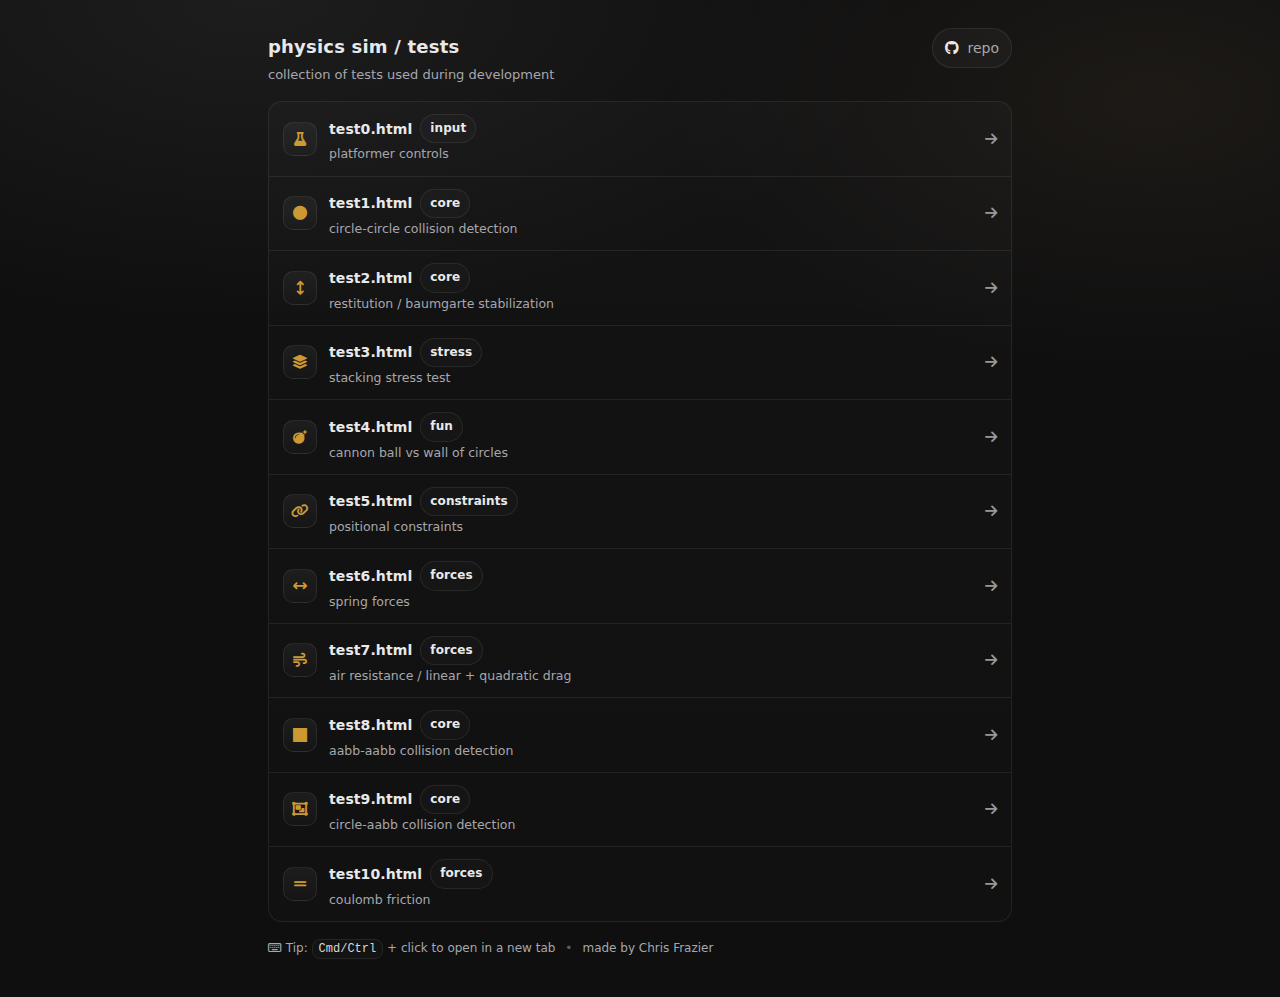
<file: index.html>
<!DOCTYPE html>
<html lang="en">
  <head>
    <meta charset="UTF-8">
    <meta name="viewport" content="width=device-width,initial-scale=1" >
    <title>Physics Sim Tests</title>
    <link rel="stylesheet" href="./css/style.css">
    <link rel="icon" href="data:image/svg+xml,<svg xmlns='http://www.w3.org/2000/svg' viewBox='0 0 100 100'><text y='.9em' font-size='90'>🟡</text></svg>">
    <script defer src="https://analytics.frazier.software/script.js" data-website-id="3eb6bca5-07dc-4127-baca-edb98cd3aff9"></script>
    <link
      rel="stylesheet"
      href="https://cdnjs.cloudflare.com/ajax/libs/font-awesome/6.5.0/css/all.min.css"
      referrerpolicy="no-referrer">
  </head>

  <body>
    <div class="wrap">
      <header>
        <div>
          <h1>physics sim / tests</h1>
          <div class="sub">collection of tests used during development</div>
        </div>
        <a
          class="badge"
          href="https://github.com/chrisfrazier0/physics"
          target="_blank"
          rel="noopener"
          title="View source on GitHub"
        >
          <i class="fa-brands fa-github"></i> repo
        </a>
      </header>

      <div class="list" role="list">
        <a class="item" href="./tests/test0-2.html" role="listitem">
          <div class="left">
            <div class="icon"><i class="fa-solid fa-flask"></i></div>
            <div class="meta">
              <div class="name">test0.html <span class="pill">input</span></div>
              <div class="desc">platformer controls</div>
            </div>
          </div>
          <div class="right"><i class="fa-solid fa-arrow-right"></i></div>
        </a>

        <a class="item" href="./tests/test1.html" role="listitem">
          <div class="left">
            <div class="icon"><i class="fa-solid fa-circle"></i></div>
            <div class="meta">
              <div class="name">test1.html <span class="pill">core</span></div>
              <div class="desc">circle-circle collision detection</div>
            </div>
          </div>
          <div class="right"><i class="fa-solid fa-arrow-right"></i></div>
        </a>

        <a class="item" href="./tests/test2.html" role="listitem">
          <div class="left">
            <div class="icon"><i class="fa-solid fa-arrows-up-down"></i></div>
            <div class="meta">
              <div class="name">test2.html <span class="pill">core</span></div>
              <div class="desc">restitution / baumgarte stabilization</div>
            </div>
          </div>
          <div class="right"><i class="fa-solid fa-arrow-right"></i></div>
        </a>

        <a class="item" href="./tests/test3.html" role="listitem">
          <div class="left">
            <div class="icon"><i class="fa-solid fa-layer-group"></i></div>
            <div class="meta">
              <div class="name">test3.html <span class="pill">stress</span></div>
              <div class="desc">stacking stress test</div>
            </div>
          </div>
          <div class="right"><i class="fa-solid fa-arrow-right"></i></div>
        </a>

        <a class="item" href="./tests/test4.html" role="listitem">
          <div class="left">
            <div class="icon"><i class="fa-solid fa-bomb"></i></div>
            <div class="meta">
              <div class="name">test4.html <span class="pill">fun</span></div>
              <div class="desc">cannon ball vs wall of circles</div>
            </div>
          </div>
          <div class="right"><i class="fa-solid fa-arrow-right"></i></div>
        </a>

        <a class="item" href="./tests/test5.html" role="listitem">
          <div class="left">
            <div class="icon"><i class="fa-solid fa-link"></i></div>
            <div class="meta">
              <div class="name">test5.html <span class="pill">constraints</span></div>
              <div class="desc">positional constraints</div>
            </div>
          </div>
          <div class="right"><i class="fa-solid fa-arrow-right"></i></div>
        </a>

        <a class="item" href="./tests/test6.html" role="listitem">
          <div class="left">
            <div class="icon"><i class="fa-solid fa-arrows-left-right"></i></div>
            <div class="meta">
              <div class="name">test6.html <span class="pill">forces</span></div>
              <div class="desc">spring forces</div>
            </div>
          </div>
          <div class="right"><i class="fa-solid fa-arrow-right"></i></div>
        </a>

        <a class="item" href="./tests/test7.html" role="listitem">
          <div class="left">
            <div class="icon"><i class="fa-solid fa-wind"></i></div>
            <div class="meta">
              <div class="name">test7.html <span class="pill">forces</span></div>
              <div class="desc">air resistance / linear + quadratic drag</div>
            </div>
          </div>
          <div class="right"><i class="fa-solid fa-arrow-right"></i></div>
        </a>

        <a class="item" href="./tests/test8.html" role="listitem">
          <div class="left">
            <div class="icon"><i class="fa-solid fa-square-full"></i></div>
            <div class="meta">
              <div class="name">test8.html <span class="pill">core</span></div>
              <div class="desc">aabb-aabb collision detection</div>
            </div>
          </div>
          <div class="right"><i class="fa-solid fa-arrow-right"></i></div>
        </a>

        <a class="item" href="./tests/test9.html" role="listitem">
          <div class="left">
            <div class="icon"><i class="fa-solid fa-object-group"></i></div>
            <div class="meta">
              <div class="name">test9.html <span class="pill">core</span></div>
              <div class="desc">circle-aabb collision detection</div>
            </div>
          </div>
          <div class="right"><i class="fa-solid fa-arrow-right"></i></div>
        </a>

        <a class="item" href="./tests/test10.html" role="listitem">
          <div class="left">
            <div class="icon"><i class="fa-solid fa-grip-lines"></i></div>
            <div class="meta">
              <div class="name">test10.html <span class="pill">forces</span></div>
              <div class="desc">coulomb friction</div>
            </div>
          </div>
          <div class="right"><i class="fa-solid fa-arrow-right"></i></div>
        </a>
      </div>

      <footer>
        <span><i class="fa-regular fa-keyboard"></i> Tip: <code>Cmd/Ctrl</code> + click to open in a new tab</span>
        <span class="dot">•</span>
        <span>made by Chris Frazier</span>
      </footer>
    </div>
  </body>
</html>
</file>
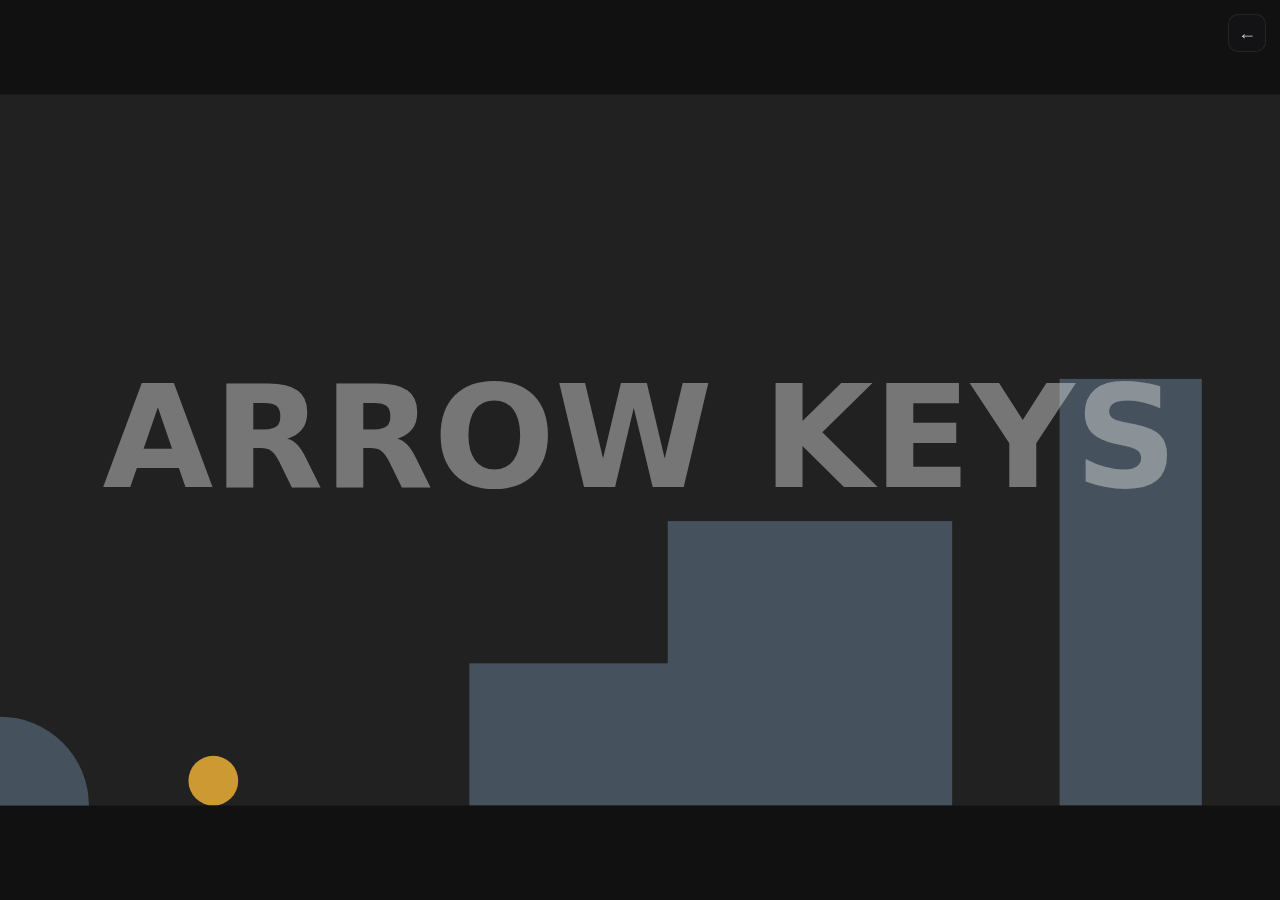
<file: tests/test0-1.html>
<!DOCTYPE html>
<html lang="en">
  <head>
    <meta charset="UTF-8">
    <meta name="viewport" content="width=device-width, initial-scale=1.0">
    <title>Physics Sim - Test 0-1</title>
    <link rel="icon" href="data:image/svg+xml,<svg xmlns='http://www.w3.org/2000/svg' viewBox='0 0 100 100'><text y='.9em' font-size='90'>🟡</text></svg>">
    <script defer src="https://analytics.frazier.software/script.js" data-website-id="3eb6bca5-07dc-4127-baca-edb98cd3aff9"></script>
    <style>
      * {
        margin: 0;
        padding: 0;
      }
      html, body {
        background: #111111;
      }
      #canvas {
        display: block;
        width: 100vw;
        height: 100vh;
      }
      .back {
        position: fixed;
        top: 14px;
        right: 14px;
        z-index: 9999;
        width: 36px;
        height: 36px;
        border-radius: 10px;
        display: grid;
        place-items: center;
        background: rgba(20,20,22,0.85);
        color: hsl(0, 0%, 80%);
        text-decoration: none;
        font-size: 18px;
        font-weight: 600;
        border: 1px solid rgba(255,255,255,0.08);
        backdrop-filter: blur(6px);
      }
      .back:hover {
        background: rgba(30,30,34,0.95);
      }
    </style>
  </head>

  <body>
    <canvas id="canvas"></canvas>
    <script type="module">

import { context } from '../src/components/context.js';
import { registry } from '../src/components/registry.js';
import { BruteForceDetector } from '../src/lib/detector.js';
import { Scheduler } from '../src/modules/scheduler.js';
import { EntityManager } from '../src/modules/manager.js';
import { RenderSystem } from '../src/systems/render.js';
import { PhysicsSystem } from '../src/systems/physics.js';
import { KeyboardSystem } from '../src/systems/keyboard.js';

const ready = (fn) =>
  document.readyState !== 'loading'
    ? fn(window)
    : document.addEventListener('DOMContentLoaded', () => fn(window));

ready((global) => {
  const em = new EntityManager(registry);
  const ball = em.spawn({
    position: { x: 0.3, y: 0.035 },
    body: {
      vxMax: 1.4,
      vyMax: 2.05,
      invMass: 1,
      restitution: 0,
      groundDrag: 0.15,
    },
    collider: {},
    circle: { radius: 0.035 },
    render: { color: 'hsl(40,60%,50%)', zIndex: 2 },
    sleep: {},
  });

  const rock = {
    body: {},
    collider: { type: 'aabb' },
    render: { color: 'hsl(210,15%,32%)' },
  };
  em.spawn({ ...rock, position: { x: 0.8, y: 0.1 }, aabb: { halfWidth: 0.14, halfHeight: 0.1 } });
  em.spawn({ ...rock, position: { x: 1.139, y: 0.2 }, aabb: { halfWidth: 0.2, halfHeight: 0.2 } });
  em.spawn({ ...rock, position: { x: 1.59, y: 0.3 }, aabb: { halfWidth: 0.1, halfHeight: 0.3 } });
  em.spawn({ ...rock, position: { x: 0, y: 0 }, circle: { radius: 0.125 }, collider: {} });

  const control = {
    moveForce: 6,
    jumpImpulse: 2.6,
    jumpBlocked: false,

    input(ctx) {
      const pos = em.getComponent(ball, 'position');
      const body = em.getComponent(ball, 'body');

      if (ctx.kb.pressed('KeyR')) {
        pos.set(0.3, 0.035);
        body.vel.set(0, 0);
      }

      if (ctx.kb.down('ArrowLeft')) body.force.x -= control.moveForce;
      if (ctx.kb.down('ArrowRight')) body.force.x += control.moveForce;

      let grounded = false;
      for (const c of ctx.collisions) {
        if (c.a === ball && c.normal.y < -0.5) grounded = true;
        if (c.b === ball && c.normal.y > 0.5) grounded = true;
      }

      if (!grounded) control.jumpBlocked = false;

      if (ctx.kb.down('Space') && grounded && !control.jumpBlocked) {
        body.impulse.y += control.jumpImpulse;
        control.jumpBlocked = true;
      }
    },
  }

  const canvas = document.getElementById('canvas');
  const render = new RenderSystem({ em, canvas });
  const detector = new BruteForceDetector();
  const physics = new PhysicsSystem({ em, detector });
  const kb = new KeyboardSystem();

  const ctx = context({ kb, world: { width: 1.8, height: 1 } });
  const scheduler = new Scheduler().start({
    onFixed: (_, dt) => {
      kb.tick();
      control.input(ctx)
      physics.tick(ctx, dt)
    },
    onRender: () => render.tick(ctx),
  });

  // expose to browser console for debugging
  global.registry = registry;
  global.em = em;
  global.render = render;
  global.physics = physics;
  global.scheduler = scheduler;

  const text = em.spawn({
    position: { x: 0.9, y: 0.5 },
    render: { color: '#DEDEDE', zIndex: 999 },
    text: {
      value: 'ARROW KEYS',
      fit: true,
      weight: 'bold',
      alpha: 0.45,
    },
  });

  const onKeyDown = () => {
    window.removeEventListener('keydown', onKeyDown);
    em.destroyEntity(text);
  };
  window.addEventListener('keydown', onKeyDown);
});

    </script>
    <a href="../index.html" class="back">←</a>
  </body>
</html>
</file>
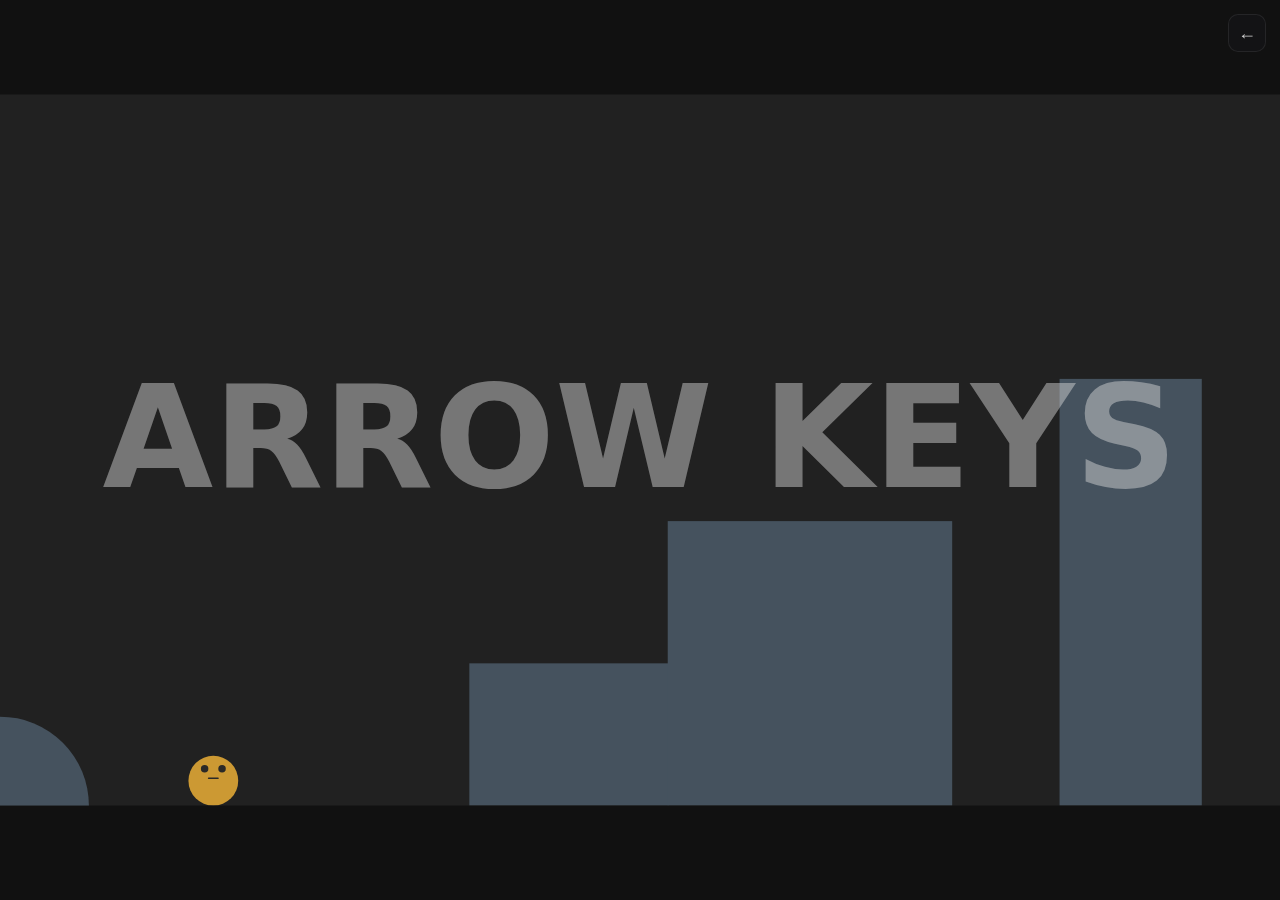
<file: tests/test0-2.html>
<!DOCTYPE html>
<html lang="en">
  <head>
    <meta charset="UTF-8">
    <meta name="viewport" content="width=device-width, initial-scale=1.0">
    <title>Physics Sim - Test 0-2</title>
    <link rel="icon" href="data:image/svg+xml,<svg xmlns='http://www.w3.org/2000/svg' viewBox='0 0 100 100'><text y='.9em' font-size='90'>🟡</text></svg>">
    <style>
      * {
        margin: 0;
        padding: 0;
      }
      html, body {
        background: #111111;
      }
      #canvas {
        display: block;
        width: 100vw;
        height: 100vh;
      }
      .back {
        position: fixed;
        top: 14px;
        right: 14px;
        z-index: 9999;
        width: 36px;
        height: 36px;
        border-radius: 10px;
        display: grid;
        place-items: center;
        background: rgba(20,20,22,0.85);
        color: hsl(0, 0%, 80%);
        text-decoration: none;
        font-size: 18px;
        font-weight: 600;
        border: 1px solid rgba(255,255,255,0.08);
        backdrop-filter: blur(6px);
      }
      .back:hover {
        background: rgba(30,30,34,0.95);
      }
    </style>
  </head>

  <body>
    <canvas id="canvas"></canvas>
    <script type="module">

import { context } from '../src/components/context.js';
import { registry } from '../src/components/registry.js';
import { BruteForceDetector } from '../src/lib/detector.js';
import { Scheduler } from '../src/modules/scheduler.js';
import { EntityManager } from '../src/modules/manager.js';
import { Scene } from '../src/modules/scene.js';
import { SceneManager } from '../src/modules/scene_manager.js';
import { RenderSystem } from '../src/systems/render.js';
import { PhysicsSystem } from '../src/systems/physics.js';
import { KeyboardSystem } from '../src/systems/keyboard.js';
import { PointerSystem } from '../src/systems/pointer.js';
import { FaceSystem } from '../src/systems/face.js';

const ready = (fn) =>
  document.readyState !== 'loading'
    ? fn(window)
    : document.addEventListener('DOMContentLoaded', () => fn(window));

ready((global) => {
  const canvas = document.getElementById('canvas');
  const kb = new KeyboardSystem();
  const pointer = new PointerSystem({ canvas });
  const scenes = new SceneManager()
    .addFixed(kb)
    .addFixed(pointer);

  const em = new EntityManager(registry);
  const ball = em.spawn({
    position: { x: 0.3, y: 0.035 },
    body: {
      vxMax: 1.4,
      vyMax: 2.05,
      invMass: 1,
      restitution: 0,
      groundDrag: 0.15,
    },
    collider: {},
    circle: { radius: 0.035 },
    face: { roll: true, rollFactor: 0.55 },
    squishX: { vRef: 1.4, amount: 0.1 },
    squishY: { vRef: 2.05 },
    render: { color: 'hsl(40,60%,50%)', zIndex: -1 },
    sleep: {},
  });

  const rock = {
    body: {},
    collider: { type: 'aabb' },
    render: { color: 'hsl(210,15%,32%)' },
  };
  em.spawn({ ...rock, position: { x: 0.8, y: 0.1 }, aabb: { halfWidth: 0.14, halfHeight: 0.1 } });
  em.spawn({ ...rock, position: { x: 1.139, y: 0.2 }, aabb: { halfWidth: 0.2, halfHeight: 0.2 } });
  em.spawn({ ...rock, position: { x: 1.59, y: 0.3 }, aabb: { halfWidth: 0.1, halfHeight: 0.3 } });
  em.spawn({ ...rock, position: { x: 0, y: 0 }, circle: { radius: 0.125 }, collider: {} });

  const control = {
    moveForce: 6,
    jumpImpulse: 2.6,
    smileHold: 0.2,

    _grounded: false,
    _jumpBlocked: false,
    _smileT: 0,

    tick(ctx, dt) {
      control._grounded = false;
      for (const c of ctx.collisions) {
        if (c.a === ball && c.normal.y < -0.5) { control._grounded = true; break; }
        if (c.b === ball && c.normal.y > 0.5) { control._grounded = true; break; }
      }

      const face = em.getComponent(ball, 'face');
      if (!control._grounded) {
        control._jumpBlocked = false;
        control._smileT = control.smileHold;
        face.hover = true;
        return;
      }

      control._smileT = Math.max(control._smileT - dt, 0);
      if (control._smileT) face.hover = true;
    },

    input(ctx) {
      if (ctx.kb.pressed('KeyP')) {
        scenes.pushLater(pauseScene);
        return;
      }

      const pos = em.getComponent(ball, 'position');
      const body = em.getComponent(ball, 'body');

      if (ctx.kb.pressed('KeyR')) {
        pos.set(0.3, 0.035);
        body.vel.set(0, 0);
      }

      if (ctx.kb.down('ArrowLeft')) body.force.x -= control.moveForce;
      if (ctx.kb.down('ArrowRight')) body.force.x += control.moveForce;

      if (ctx.kb.down('Space') && control._grounded && !control._jumpBlocked) {
        body.impulse.y += control.jumpImpulse;
        control._jumpBlocked = true;
      }
    },
  };

  const render = new RenderSystem({ em, canvas });
  const detector = new BruteForceDetector();
  const physics = new PhysicsSystem({ em, detector });
  const face = new FaceSystem({ em });

  const mainScene = new Scene()
    .addFixed(physics)
    .addFixed(face)
    .addFixed(control)
    .addRender(render);
  scenes.push(mainScene);

  const pauseRender = {
    tick() {
      const ctx = canvas.getContext('2d');
      const w = canvas.width;
      const h = canvas.height;

      ctx.save();

      ctx.globalAlpha = 0.5;
      ctx.fillStyle = '#000';
      ctx.fillRect(0, 0, w, h);

      const text = 'PAUSED';
      const pad = 0.18;

      const maxW = w * (1 - pad * 2);
      const maxH = h * (1 - pad * 2);

      const sample = 100;
      ctx.globalAlpha = 0.55;
      ctx.font = `800 ${sample}px system-ui, sans-serif`;

      const m = ctx.measureText(text);
      const textW = m.width || 1;
      const textH =
        (m.actualBoundingBoxAscent + m.actualBoundingBoxDescent) || sample;

      const scale = Math.min(maxW / textW, maxH / textH);
      const fontSize = Math.floor(sample * scale);

      ctx.font = `800 ${fontSize}px system-ui, sans-serif`;
      ctx.fillStyle = '#FFFFFF';
      ctx.textAlign = 'center';
      ctx.textBaseline = 'middle';
      ctx.fillText(text, w / 2, h / 2);

      ctx.restore();
    },
  };

  const pauseControl = {
    input(ctx) {
      if (ctx.kb.pressed('KeyP') || ctx.kb.pressed('Escape')) {
        scenes.popLater();
      }
    },
  };

  const pauseScene = new Scene({
      blocksInput: true,
      blocksUpdate: true,
    })
    .addFixed(pauseControl)
    .addRender(pauseRender);

  const ctx = context({
    kb,
    world: { width: 1.8, height: 1 },
    pointer: { x: 0.3, y: 0.5 },
  });
  const scheduler = new Scheduler({ ctx }).start(scenes);

  // expose to browser console for debugging
  global.registry = registry;
  global.em = em;
  global.render = render;
  global.physics = physics;
  global.scheduler = scheduler;

  const text = em.spawn({
    position: { x: 0.9, y: 0.5 },
    render: { color: '#DEDEDE', zIndex: 999 },
    text: {
      value: 'ARROW KEYS',
      fit: true,
      weight: 'bold',
      alpha: 0.45,
    },
  });

  const onKeyDown = () => {
    window.removeEventListener('keydown', onKeyDown);
    em.destroyEntity(text);
  };
  window.addEventListener('keydown', onKeyDown);
});

    </script>
    <a href="../index.html" class="back">←</a>
  </body>
</html>
</file>
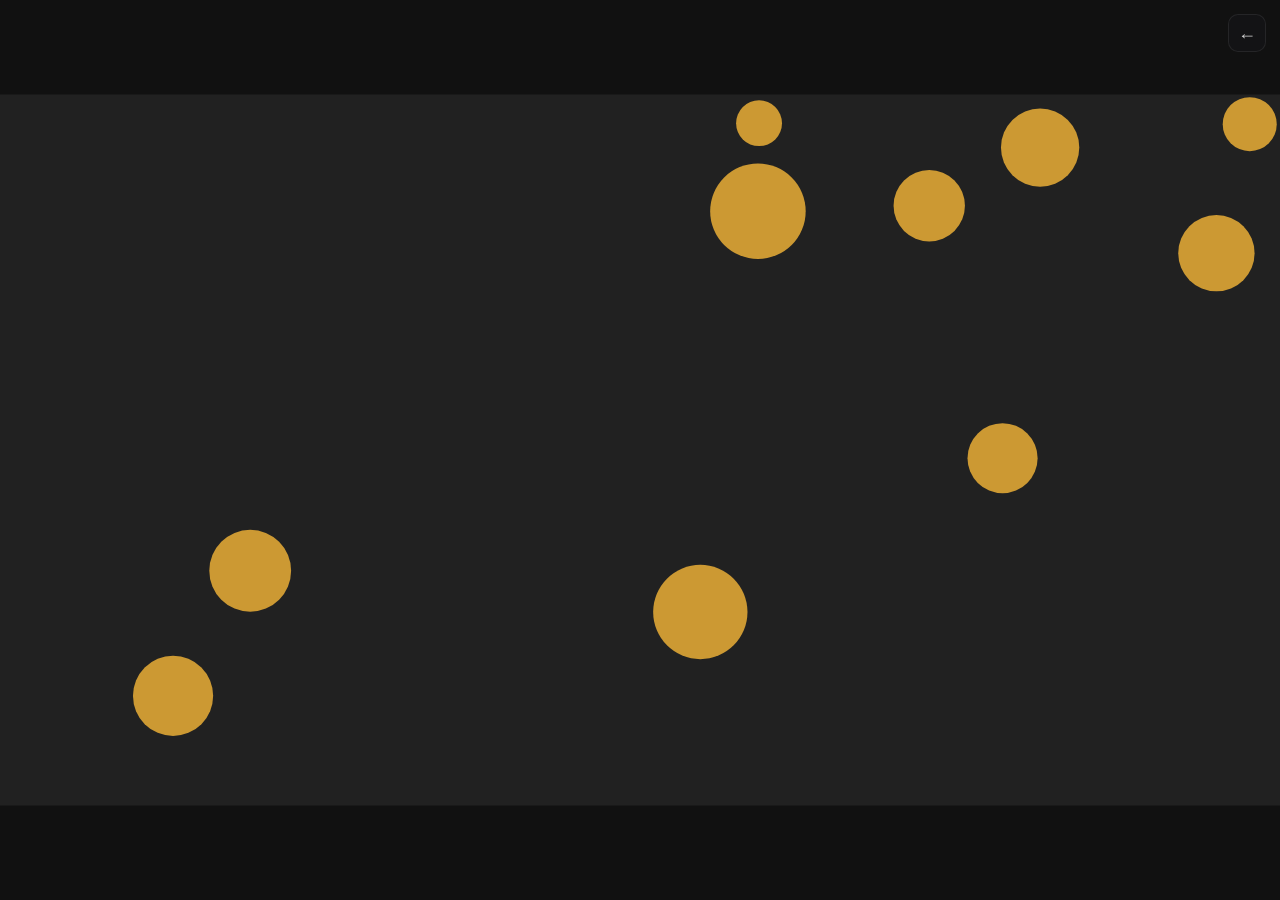
<file: tests/test1.html>
<!DOCTYPE html>
<html lang="en">
  <head>
    <meta charset="UTF-8">
    <meta name="viewport" content="width=device-width, initial-scale=1.0">
    <title>Physics Sim - Test 1</title>
    <link rel="icon" href="data:image/svg+xml,<svg xmlns='http://www.w3.org/2000/svg' viewBox='0 0 100 100'><text y='.9em' font-size='90'>🟡</text></svg>">
    <script defer src="https://analytics.frazier.software/script.js" data-website-id="3eb6bca5-07dc-4127-baca-edb98cd3aff9"></script>
    <style>
      * {
        margin: 0;
        padding: 0;
      }
      html, body {
        background: #111111;
      }
      #canvas {
        display: block;
        width: 100vw;
        height: 100vh;
      }
      .back {
        position: fixed;
        top: 14px;
        right: 14px;
        z-index: 9999;
        width: 36px;
        height: 36px;
        border-radius: 10px;
        display: grid;
        place-items: center;
        background: rgba(20,20,22,0.85);
        color: hsl(0, 0%, 80%);
        text-decoration: none;
        font-size: 18px;
        font-weight: 600;
        border: 1px solid rgba(255,255,255,0.08);
        backdrop-filter: blur(6px);
      }
      .back:hover {
        background: rgba(30,30,34,0.95);
      }
    </style>
  </head>

  <body>
    <canvas id="canvas"></canvas>
    <script type="module">

import { context } from '../src/components/context.js';
import { registry } from '../src/components/registry.js';
import { BruteForceDetector } from '../src/lib/detector.js';
import { Scheduler } from '../src/modules/scheduler.js';
import { Vector } from '../src/modules/vector.js'
import { EntityManager } from '../src/modules/manager.js';
import { RenderSystem } from '../src/systems/render.js';
import { PhysicsSystem } from '../src/systems/physics.js';

const ready = (fn) =>
  document.readyState !== 'loading'
    ? fn(window)
    : document.addEventListener('DOMContentLoaded', () => fn(window));

ready((global) => {
  const em = new EntityManager(registry);
  const defaults = {
    collider: {},
    render: { color: 'hsl(40,60%,50%)' },
  };

  for (let i = 0; i < 10; i++) {
    const x = 0.08 + Math.random() * 1.64;
    const y = 0.08 + Math.random() * 0.84;
    const vx = 0.7 * Math.random();
    const vy = 0.7 * Math.random();
    const vel = new Vector(vx, vy);
    const radius = 0.02 + Math.random() * 0.05;
    const invMass = 1 / radius;

    em.spawn({
      ...defaults,
      position: { x, y },
      body: { vel, invMass },
      circle: { radius },
    });
  }

  const canvas = document.getElementById('canvas');
  const render = new RenderSystem({ em, canvas });
  const detector = new BruteForceDetector();
  const physics = new PhysicsSystem({
    em,
    detector,
    gravity: Vector.ZERO,
    restitutionThreshold: 0,
  });

  const ctx = context({ world: { width: 1.8, height: 1 } });
  const scheduler = new Scheduler().start({
    onFixed: (_, dt) => physics.tick(ctx, dt),
    onRender: () => render.tick(ctx),
  });

  // expose to browser console for debugging
  global.registry = registry;
  global.em = em;
  global.render = render;
  global.physics = physics;
  global.scheduler = scheduler;
});

    </script>
    <a href="../index.html" class="back">←</a>
  </body>
</html>
</file>
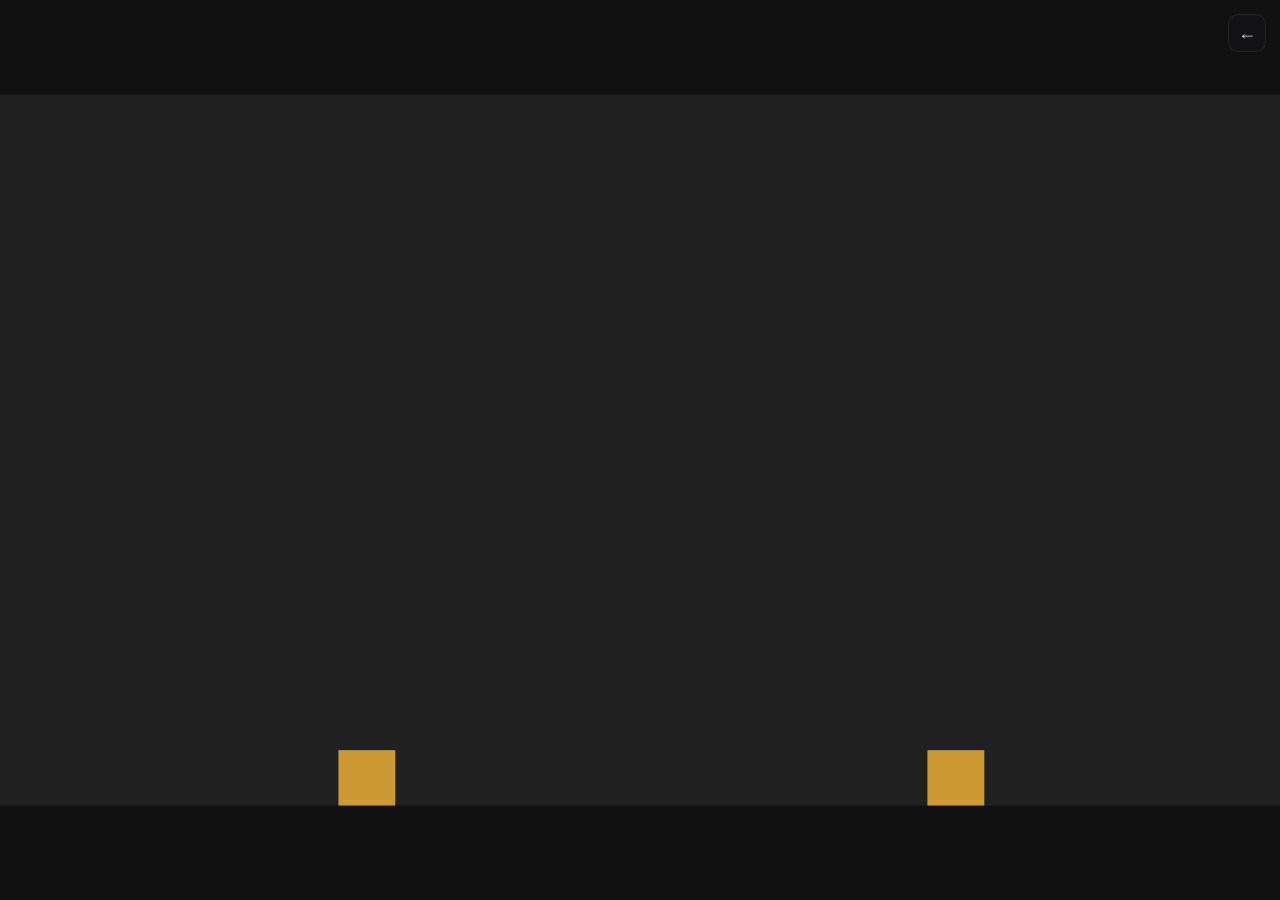
<file: tests/test10.html>
<!DOCTYPE html>
<html lang="en">
  <head>
    <meta charset="UTF-8">
    <meta name="viewport" content="width=device-width, initial-scale=1.0">
    <title>Physics Sim - Test 10</title>
    <link rel="icon" href="data:image/svg+xml,<svg xmlns='http://www.w3.org/2000/svg' viewBox='0 0 100 100'><text y='.9em' font-size='90'>🟡</text></svg>">
    <script defer src="https://analytics.frazier.software/script.js" data-website-id="74b75642-5577-4de2-9421-d0b54b2d03f6"></script>
    <style>
      * {
        margin: 0;
        padding: 0;
      }
      html, body {
        background: #111111;
      }
      #canvas {
        display: block;
        width: 100vw;
        height: 100vh;
      }
      .back {
        position: fixed;
        top: 14px;
        right: 14px;
        z-index: 9999;
        width: 36px;
        height: 36px;
        border-radius: 10px;
        display: grid;
        place-items: center;
        background: rgba(20,20,22,0.85);
        color: hsl(0, 0%, 80%);
        text-decoration: none;
        font-size: 18px;
        font-weight: 600;
        border: 1px solid rgba(255,255,255,0.08);
        backdrop-filter: blur(6px);
      }
      .back:hover {
        background: rgba(30,30,34,0.95);
      }
    </style>
  </head>

  <body>
    <canvas id="canvas"></canvas>
    <script type="module">

import { context } from '../src/components/context.js';
import { registry } from '../src/components/registry.js';
import { BruteForceDetector } from '../src/lib/detector.js';
import { Scheduler } from '../src/modules/scheduler.js';
import { EntityManager } from '../src/modules/manager.js';
import { Vector } from '../src/modules/vector.js';
import { RenderSystem } from '../src/systems/render.js';
import { PhysicsSystem } from '../src/systems/physics.js';

const ready = (fn) =>
  document.readyState !== 'loading'
    ? fn(window)
    : document.addEventListener('DOMContentLoaded', () => fn(window));

ready((global) => {
  const em = new EntityManager(registry);
  const invMass = 1 / 0.035;
  const defaults = {
    aabb: { halfWidth: 0.04, halfHeight: 0.04 },
    collider: { type: 'aabb' },
    render: { color: 'hsl(40,60%,50%)' },
    sleep: {},
  };

  em.spawn({
    ...defaults,
    position: { x: 0.2, y: 0.6 },
    body: {
      invMass,
      restitution: 0,
      vel: new Vector(0.5, 0),
      mu: Math.sqrt(0.06),
    },
  });

  em.spawn({
    ...defaults,
    position: { x: 1.6, y: 0.6 },
    body: {
      invMass,
      restitution: 0,
      vel: new Vector(-0.5, 0),
      mu: Math.sqrt(0.2),
    },
  });

  const canvas = document.getElementById('canvas');
  const render = new RenderSystem({ em, canvas });
  const detector = new BruteForceDetector();
  const physics = new PhysicsSystem({
    em,
    detector,
    slop: 0.002,
  });

  const ctx = context({ world: { width: 1.8, height: 1 } });
  const scheduler = new Scheduler().start({
    onFixed: (_, dt) => physics.tick(ctx, dt),
    onRender: () => render.tick(ctx),
  });

  // expose to browser console for debugging
  global.registry = registry;
  global.em = em;
  global.render = render;
  global.physics = physics;
  global.scheduler = scheduler;
});

    </script>
    <a href="../index.html" class="back">←</a>
  </body>
</html>
</file>
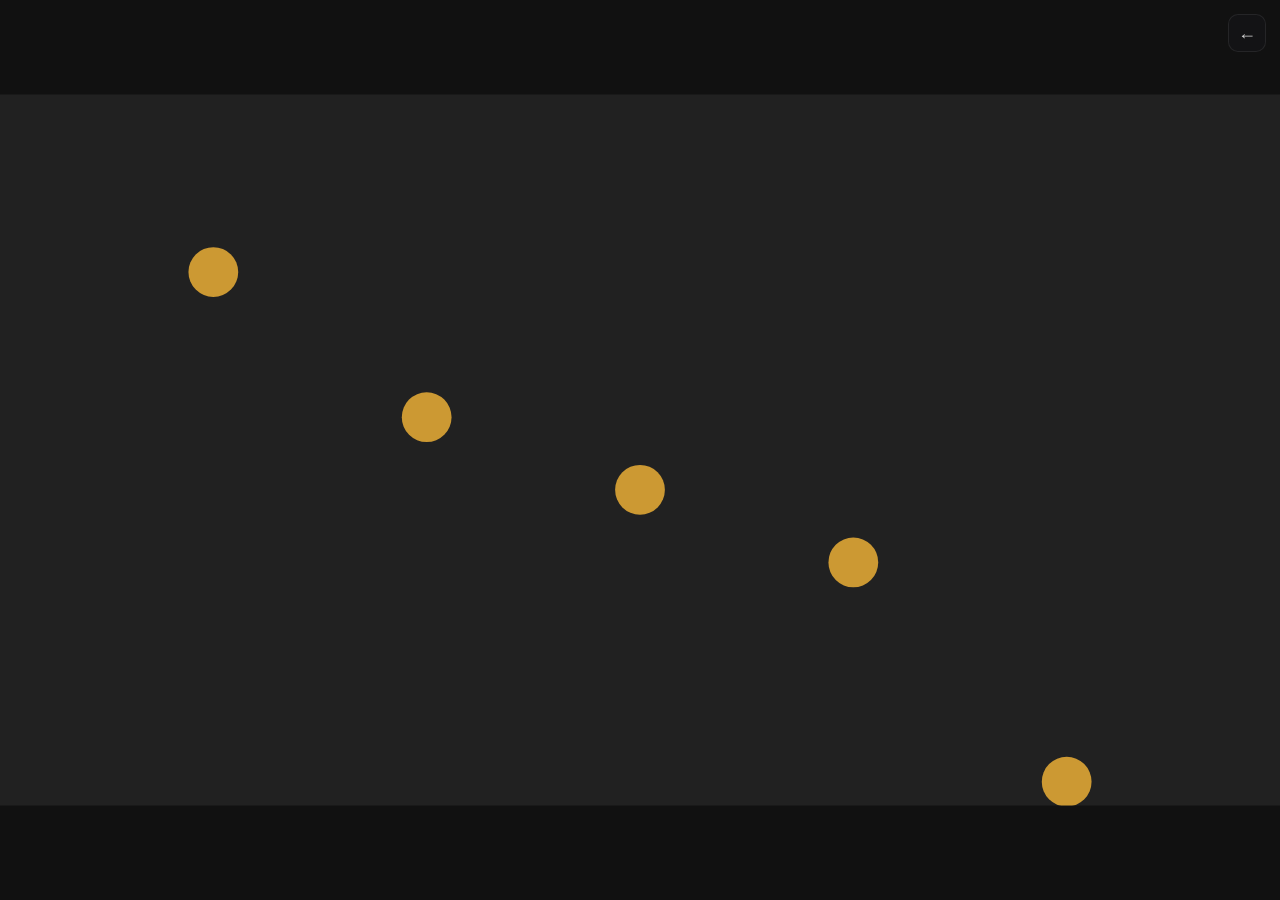
<file: tests/test2.html>
<!DOCTYPE html>
<html lang="en">
  <head>
    <meta charset="UTF-8">
    <meta name="viewport" content="width=device-width, initial-scale=1.0">
    <title>Physics Sim - Test 2</title>
    <link rel="icon" href="data:image/svg+xml,<svg xmlns='http://www.w3.org/2000/svg' viewBox='0 0 100 100'><text y='.9em' font-size='90'>🟡</text></svg>">
    <script defer src="https://analytics.frazier.software/script.js" data-website-id="74b75642-5577-4de2-9421-d0b54b2d03f6"></script>
    <style>
      * {
        margin: 0;
        padding: 0;
      }
      html, body {
        background: #111111;
      }
      #canvas {
        display: block;
        width: 100vw;
        height: 100vh;
      }
      .back {
        position: fixed;
        top: 14px;
        right: 14px;
        z-index: 9999;
        width: 36px;
        height: 36px;
        border-radius: 10px;
        display: grid;
        place-items: center;
        background: rgba(20,20,22,0.85);
        color: hsl(0, 0%, 80%);
        text-decoration: none;
        font-size: 18px;
        font-weight: 600;
        border: 1px solid rgba(255,255,255,0.08);
        backdrop-filter: blur(6px);
      }
      .back:hover {
        background: rgba(30,30,34,0.95);
      }
    </style>
  </head>

  <body>
    <canvas id="canvas"></canvas>
    <script type="module">

import { context } from '../src/components/context.js';
import { registry } from '../src/components/registry.js';
import { BruteForceDetector } from '../src/lib/detector.js';
import { Scheduler } from '../src/modules/scheduler.js';
import { EntityManager } from '../src/modules/manager.js';
import { RenderSystem } from '../src/systems/render.js';
import { PhysicsSystem } from '../src/systems/physics.js';

const ready = (fn) =>
  document.readyState !== 'loading'
    ? fn(window)
    : document.addEventListener('DOMContentLoaded', () => fn(window));

ready((global) => {
  const em = new EntityManager(registry);
  const invMass = 1 / 0.035;
  const defaults = {
    circle: { radius: 0.035 },
    collider: {},
    render: { color: 'hsl(40,60%,50%)' },
    sleep: {},
  };

  em.spawn({
    ...defaults,
    position: { x: 0.3, y: 0.9 },
    body: { invMass, restitution: 1 },
  });
  em.spawn({
    ...defaults,
    position: { x: 0.6, y: 0.9 },
    body: { invMass, restitution: 0.8 },
  });
  em.spawn({
    ...defaults,
    position: { x: 0.9, y: 0.9 },
    body: { invMass, restitution: 0.7 },
  });
  em.spawn({
    ...defaults,
    position: { x: 1.2, y: 0.9 },
    body: { invMass, restitution: 0.6 },
  });
  em.spawn({
    ...defaults,
    position: { x: 1.5, y: 0.9 },
    body: { invMass, restitution: 0 },
  });

  const canvas = document.getElementById('canvas');
  const render = new RenderSystem({ em, canvas });
  const detector = new BruteForceDetector();
  const physics = new PhysicsSystem({ em, detector });

  const ctx = context({ world: { width: 1.8, height: 1 } });
  const scheduler = new Scheduler().start({
    onFixed: (_, dt) => physics.tick(ctx, dt),
    onRender: () => render.tick(ctx),
  });

  // expose to browser console for debugging
  global.registry = registry;
  global.em = em;
  global.render = render;
  global.physics = physics;
  global.scheduler = scheduler;
});

    </script>
    <a href="../index.html" class="back">←</a>
  </body>
</html>
</file>
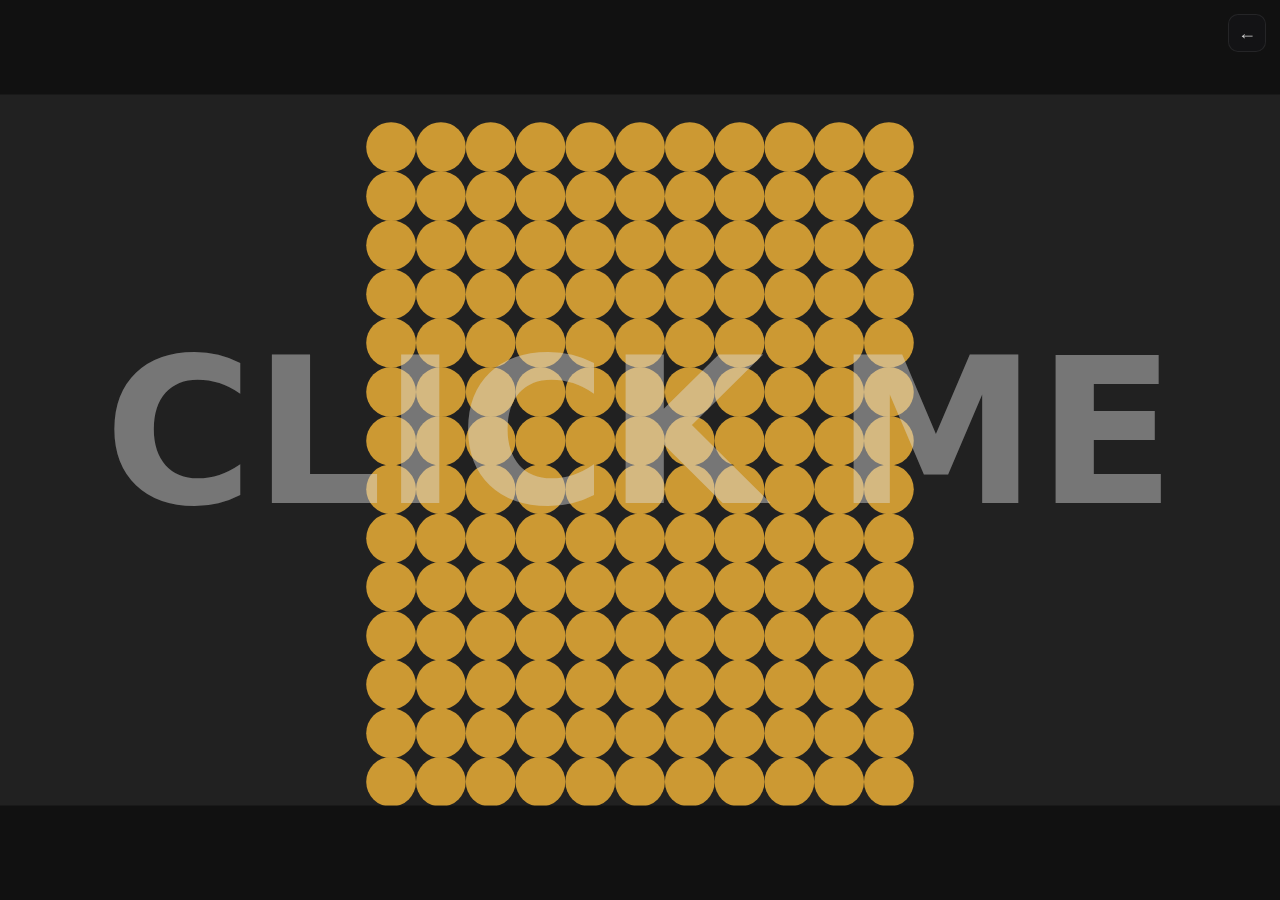
<file: tests/test3.html>
<!DOCTYPE html>
<html lang="en">
  <head>
    <meta charset="UTF-8">
    <meta name="viewport" content="width=device-width, initial-scale=1.0">
    <title>Physics Sim - Test 3</title>
    <link rel="icon" href="data:image/svg+xml,<svg xmlns='http://www.w3.org/2000/svg' viewBox='0 0 100 100'><text y='.9em' font-size='90'>🟡</text></svg>">
    <script defer src="https://analytics.frazier.software/script.js" data-website-id="3eb6bca5-07dc-4127-baca-edb98cd3aff9"></script>
    <style>
      * {
        margin: 0;
        padding: 0;
      }
      html, body {
        background: #111111;
      }
      #canvas {
        display: block;
        width: 100vw;
        height: 100vh;
      }
      .back {
        position: fixed;
        top: 14px;
        right: 14px;
        z-index: 9999;
        width: 36px;
        height: 36px;
        border-radius: 10px;
        display: grid;
        place-items: center;
        background: rgba(20,20,22,0.85);
        color: hsl(0, 0%, 80%);
        text-decoration: none;
        font-size: 18px;
        font-weight: 600;
        border: 1px solid rgba(255,255,255,0.08);
        backdrop-filter: blur(6px);
      }
      .back:hover {
        background: rgba(30,30,34,0.95);
      }
    </style>
  </head>

  <body>
    <canvas id="canvas"></canvas>
    <script type="module">

import { context } from '../src/components/context.js';
import { registry } from '../src/components/registry.js';
import { BruteForceDetector } from '../src/lib/detector.js';
import { Scheduler } from '../src/modules/scheduler.js';
import { EntityManager } from '../src/modules/manager.js';
import { RenderSystem } from '../src/systems/render.js';
import { PhysicsSystem } from '../src/systems/physics.js';

const ready = (fn) =>
  document.readyState !== 'loading'
    ? fn(window)
    : document.addEventListener('DOMContentLoaded', () => fn(window));

ready((global) => {
  const em = new EntityManager(registry);
  const defaults = {
    circle: { radius: 0.035 },
    body: { invMass: 1 / 0.035, restitution: 0 },
    collider: {},
    render: { color: 'hsl(40,60%,50%)' },
    groupRef: null,
  };

  for (let i = 0; i < 11; i++) {
    const sleep = em.spawn({ sleep: null, group: null });
    const group = em.getComponent(sleep, 'group');
    defaults.groupRef = sleep;

    for (let j = 0; j < 14; j++) {
      const id = em.spawn({
        ...defaults,
        position: {
          x: 0.55 + 0.07 * i,
          y: 0.035 + 0.07 * j,
        },
      });
      group.add(id);
    }
  }

  const canvas = document.getElementById('canvas');
  const render = new RenderSystem({ em, canvas });
  const detector = new BruteForceDetector();
  const physics = new PhysicsSystem({
    em,
    detector,
    warmStartFactor: 0.9,
    slop: 0.001,
  });

  const ctx = context({ world: { width: 1.8, height: 1 } });
  const scheduler = new Scheduler().start({
    onFixed: (_, dt) => physics.tick(ctx, dt),
    onRender: () => render.tick(ctx),
  });

  // expose to browser console for debugging
  global.registry = registry;
  global.em = em;
  global.render = render;
  global.physics = physics;
  global.scheduler = scheduler;

  const text = em.spawn({
    position: { x: 0.9, y: 0.5 },
    render: { color: '#DEDEDE', zIndex: 999 },
    text: {
      value: 'CLICK ME',
      fit: true,
      weight: 'bold',
      alpha: 0.45,
    },
  });

  let debugSleep = false;
  canvas.addEventListener('click', () => {
    em.destroyEntity(text);
    debugSleep = !debugSleep;
    render.configure({ debugSleep });
  });
});

    </script>
    <a href="../index.html" class="back">←</a>
  </body>
</html>
</file>
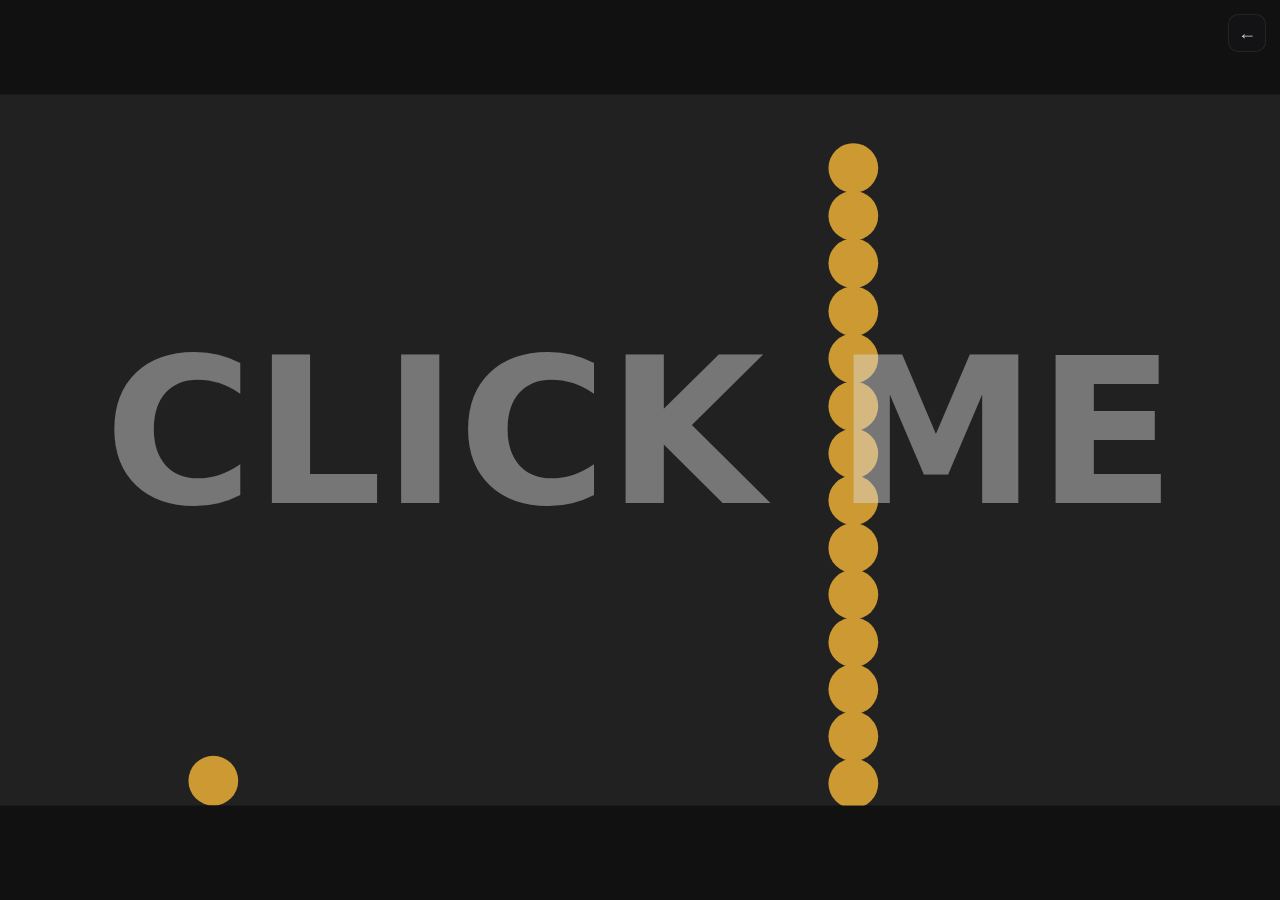
<file: tests/test4.html>
<!DOCTYPE html>
<html lang="en">
  <head>
    <meta charset="UTF-8">
    <meta name="viewport" content="width=device-width, initial-scale=1.0">
    <title>Physics Sim - Test 4</title>
    <link rel="icon" href="data:image/svg+xml,<svg xmlns='http://www.w3.org/2000/svg' viewBox='0 0 100 100'><text y='.9em' font-size='90'>🟡</text></svg>">
    <script defer src="https://analytics.frazier.software/script.js" data-website-id="74b75642-5577-4de2-9421-d0b54b2d03f6"></script>
    <style>
      * {
        margin: 0;
        padding: 0;
      }
      html, body {
        background: #111111;
      }
      #canvas {
        display: block;
        width: 100vw;
        height: 100vh;
      }
      .back {
        position: fixed;
        top: 14px;
        right: 14px;
        z-index: 9999;
        width: 36px;
        height: 36px;
        border-radius: 10px;
        display: grid;
        place-items: center;
        background: rgba(20,20,22,0.85);
        color: hsl(0, 0%, 80%);
        text-decoration: none;
        font-size: 18px;
        font-weight: 600;
        border: 1px solid rgba(255,255,255,0.08);
        backdrop-filter: blur(6px);
      }
      .back:hover {
        background: rgba(30,30,34,0.95);
      }
    </style>
  </head>

  <body>
    <canvas id="canvas"></canvas>
    <script type="module">

import { context } from '../src/components/context.js';
import { registry } from '../src/components/registry.js';
import { BruteForceDetector } from '../src/lib/detector.js';
import { Scheduler } from '../src/modules/scheduler.js';
import { EntityManager } from '../src/modules/manager.js';
import { RenderSystem } from '../src/systems/render.js';
import { PhysicsSystem } from '../src/systems/physics.js';

const ready = (fn) =>
  document.readyState !== 'loading'
    ? fn(window)
    : document.addEventListener('DOMContentLoaded', () => fn(window));

ready((global) => {
  const em = new EntityManager(registry);
  const sleep = em.spawn({ sleep: null, group: null });
  const group = em.getComponent(sleep, 'group');
  const defaults = {
    circle: { radius: 0.035 },
    body: { invMass: 1 / 0.035, restitution: 0, groundDrag: 0.02 },
    collider: {},
    render: { color: 'hsl(40,60%,50%)' },
    groupRef: sleep,
  };

  for (let i = 0; i < 14; i++) {
    const id = em.spawn({
      ...defaults,
      position: {
        x: 1.2,
        y: 0.035 + 0.07 * i,
      },
    });
    group.add(id);
  }

  delete defaults.groupRef;
  const ball = em.spawn({
    ...defaults,
    position: { x: 0.3, y: 0.035 },
    sleep: {},
  });

  const canvas = document.getElementById('canvas');
  const render = new RenderSystem({ em, canvas });
  const detector = new BruteForceDetector();
  const physics = new PhysicsSystem({
    em,
    detector,
    warmStartFactor: 0.85,
    slop: 0.003,
  });

  const ctx = context({ world: { width: 1.8, height: 1 } });
  const scheduler = new Scheduler().start({
    onFixed: (_, dt) => physics.tick(ctx, dt),
    onRender: () => render.tick(ctx),
  });

  // expose to browser console for debugging
  global.registry = registry;
  global.em = em;
  global.render = render;
  global.physics = physics;
  global.scheduler = scheduler;

  const text = em.spawn({
    position: { x: 0.9, y: 0.5 },
    render: { color: '#DEDEDE', zIndex: 999 },
    text: {
      value: 'CLICK ME',
      fit: true,
      weight: 'bold',
      alpha: 0.45,
    },
  });

  const handleClick = () => {
    canvas.removeEventListener('click', handleClick);
    em.destroyEntity(text);

    const body = em.getComponent(ball, 'body');
    body.impulse.x = 0.15;
    body.impulse.y = Math.random() * 0.2;
  };
  canvas.addEventListener('click', handleClick);
});

    </script>
    <a href="../index.html" class="back">←</a>
  </body>
</html>
</file>
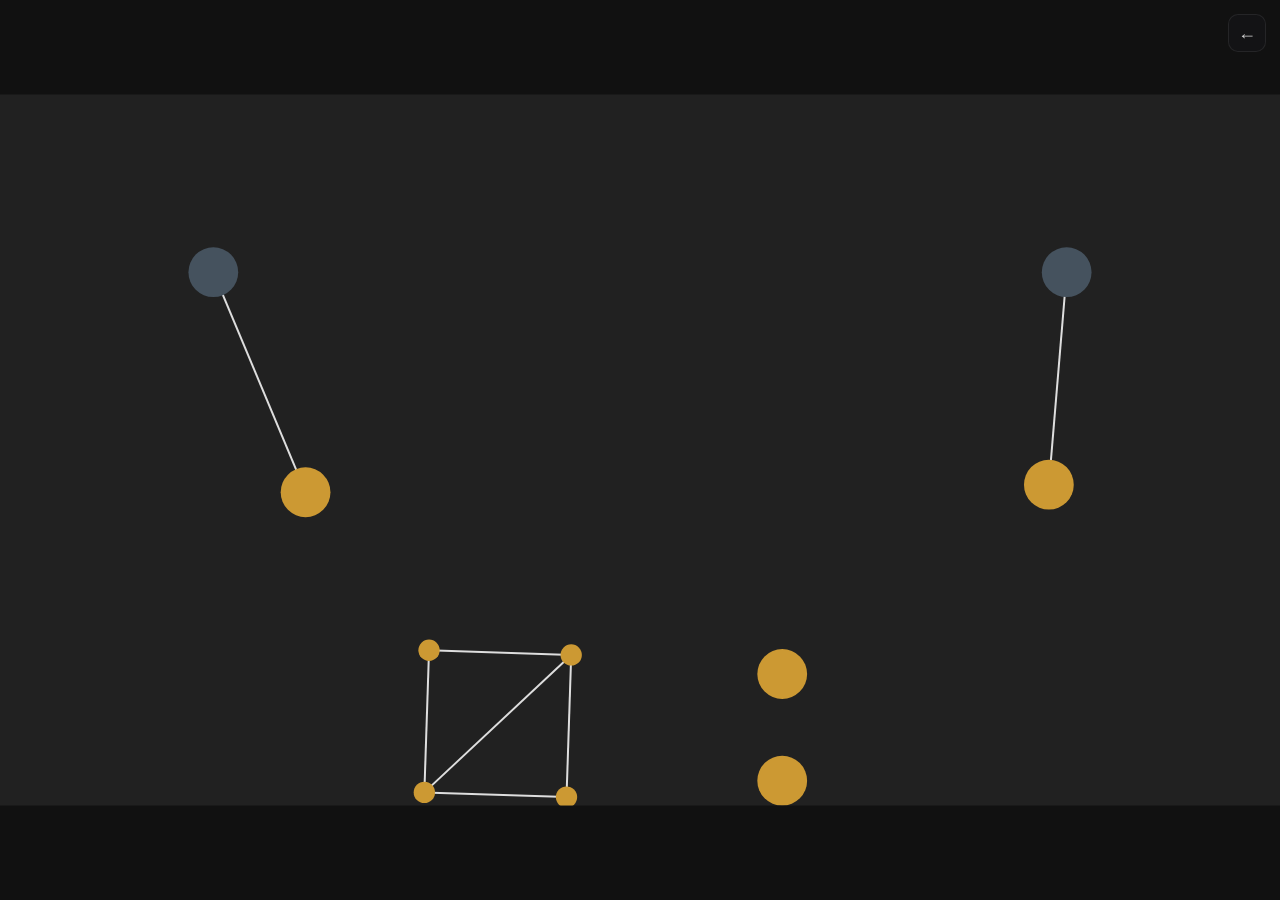
<file: tests/test5.html>
<!DOCTYPE html>
<html lang="en">
  <head>
    <meta charset="UTF-8">
    <meta name="viewport" content="width=device-width, initial-scale=1.0">
    <title>Physics Sim - Test 5</title>
    <link rel="icon" href="data:image/svg+xml,<svg xmlns='http://www.w3.org/2000/svg' viewBox='0 0 100 100'><text y='.9em' font-size='90'>🟡</text></svg>">
    <script defer src="https://analytics.frazier.software/script.js" data-website-id="3eb6bca5-07dc-4127-baca-edb98cd3aff9"></script>
    <style>
      * {
        margin: 0;
        padding: 0;
      }
      html, body {
        background: #111111;
      }
      #canvas {
        display: block;
        width: 100vw;
        height: 100vh;
      }
      .back {
        position: fixed;
        top: 14px;
        right: 14px;
        z-index: 9999;
        width: 36px;
        height: 36px;
        border-radius: 10px;
        display: grid;
        place-items: center;
        background: rgba(20,20,22,0.85);
        color: hsl(0, 0%, 80%);
        text-decoration: none;
        font-size: 18px;
        font-weight: 600;
        border: 1px solid rgba(255,255,255,0.08);
        backdrop-filter: blur(6px);
      }
      .back:hover {
        background: rgba(30,30,34,0.95);
      }
    </style>
  </head>

  <body>
    <canvas id="canvas"></canvas>
    <script type="module">

import { context } from '../src/components/context.js';
import { registry } from '../src/components/registry.js';
import { BruteForceDetector } from '../src/lib/detector.js';
import { Scheduler } from '../src/modules/scheduler.js';
import { EntityManager } from '../src/modules/manager.js';
import { RenderSystem } from '../src/systems/render.js';
import { PhysicsSystem } from '../src/systems/physics.js';

const ready = (fn) =>
  document.readyState !== 'loading'
    ? fn(window)
    : document.addEventListener('DOMContentLoaded', () => fn(window));

ready((global) => {
  const em = new EntityManager(registry);
  const defaults = {
    circle: { radius: 0.035 },
    body: { invMass: 1 / 0.035, restitution: 0 },
    collider: {},
  };

  // --- Pendulum Test ---
  const pendAnchor = em.spawn({
    ...defaults,
    position: { x: 0.3, y: 0.75 },
    render: { color: 'hsl(210,15%,32%)' },
    body: {},
  });
  const pendWeight = em.spawn({
    ...defaults,
    position: { x: 0.15, y: 0.45 },
    render: { color: 'hsl(40,60%,50%)' },
  });
  em.spawn({
    constraint: {
      a: pendAnchor,
      b: pendWeight,
      dist: Math.sqrt(0.15 * 0.15 + 0.3 * 0.3),
    },
    render: { color: '#DEDEDE' }
  });

  // --- Square Test ---
  square({ centerX: 0.7, centerY: 0.75 });

  // --- Buffer Test ---
  const ball1 = em.spawn({
    ...defaults,
    position: { x: 1.1, y: 0.75 },
    render: { color: 'hsl(40,60%,50%)' },
  });
  const ball2 = em.spawn({
    ...defaults,
    position: { x: 1.1, y: 0.035 },
    render: { color: 'hsl(40,60%,50%)' },
  });
  em.spawn({
    constraint: {
      mode: 'buffer',
      a: ball1,
      b: ball2,
      dist: 0.15,
    },
  });

  // --- Rope Test ---
  const ropeAnchor = em.spawn({
    ...defaults,
    position: { x: 1.5, y: 0.75 },
    render: { color: 'hsl(210,15%,32%)' },
    body: {},
  });
  const ropeWeight = em.spawn({
    ...defaults,
    position: { x: 1.51, y: 0.9 },
    render: { color: 'hsl(40,60%,50%)' },
    body: { invMass: 1 / 0.035, restitution: 0.8 },
  });
  em.spawn({
    constraint: {
      mode: 'rope',
      a: ropeAnchor,
      b: ropeWeight,
      dist: 0.35,
    },
    render: { color: '#DEDEDE' }
  });

  const canvas = document.getElementById('canvas');
  const render = new RenderSystem({ em, canvas });
  const detector = new BruteForceDetector();
  const physics = new PhysicsSystem({
    em,
    detector,
    warmStartFactor: 0.9,
    slop: 0.001,
  });

  const ctx = context({ world: { width: 1.8, height: 1 } });
  const scheduler = new Scheduler().start({
    onFixed: (_, dt) => physics.tick(ctx, dt),
    onRender: () => render.tick(ctx),
  });

  // expose to browser console for debugging
  global.registry = registry;
  global.em = em;
  global.render = render;
  global.physics = physics;
  global.scheduler = scheduler;

  function square ({ centerX, centerY, sideLength = 0.2, rotationAngle = 20 }) {
    const angle = (rotationAngle * Math.PI) / 180;
    const halfDiag = (sideLength * Math.sqrt(2)) / 2;
    const sleep = em.spawn({ sleep: null, group: null });

    const a = em.spawn({
      ...defaults,
      circle: { radius: 0.015 },
      render: { color: 'hsl(40,60%,50%)' },
      position: {
        x: centerX + halfDiag * Math.cos(angle),
        y: centerY + halfDiag * Math.sin(angle),
      },
      groupRef: sleep,
    });
    const b = em.spawn({
      ...defaults,
      circle: { radius: 0.015 },
      render: { color: 'hsl(40,60%,50%)' },
      position: {
        x: centerX + halfDiag * Math.cos(angle + Math.PI / 2),
        y: centerY + halfDiag * Math.sin(angle + Math.PI / 2),
      },
      groupRef: sleep,
    });
    const c = em.spawn({
      ...defaults,
      circle: { radius: 0.015 },
      render: { color: 'hsl(40,60%,50%)' },
      position: {
        x: centerX + halfDiag * Math.cos(angle + Math.PI),
        y: centerY + halfDiag * Math.sin(angle + Math.PI),
      },
      groupRef: sleep,
    });
    const d = em.spawn({
      ...defaults,
      circle: { radius: 0.015 },
      render: { color: 'hsl(40,60%,50%)' },
      position: {
        x: centerX + halfDiag * Math.cos(angle + (3 * Math.PI) / 2),
        y: centerY + halfDiag * Math.sin(angle + (3 * Math.PI) / 2),
      },
      groupRef: sleep,
    });

    const group = em.getComponent(sleep, 'group');
    group.add(a).add(b).add(c).add(d);

    const ids = [];
    ids.push(em.spawn({ constraint: { a: a, b: b, dist: sideLength } }));
    ids.push(em.spawn({ constraint: { a: b, b: c, dist: sideLength } }));
    ids.push(em.spawn({ constraint: { a: c, b: d, dist: sideLength } }));
    ids.push(em.spawn({ constraint: { a: d, b: a, dist: sideLength } }));
    ids.push(em.spawn({ constraint: { a: a, b: c, dist: sideLength * Math.sqrt(2) } }));
    ids.forEach((id) => {
      em.addComponent(id, 'render', registry.render({ color: '#DEDEDE' }));
    });
  }
});

    </script>
    <a href="../index.html" class="back">←</a>
  </body>
</html>
</file>
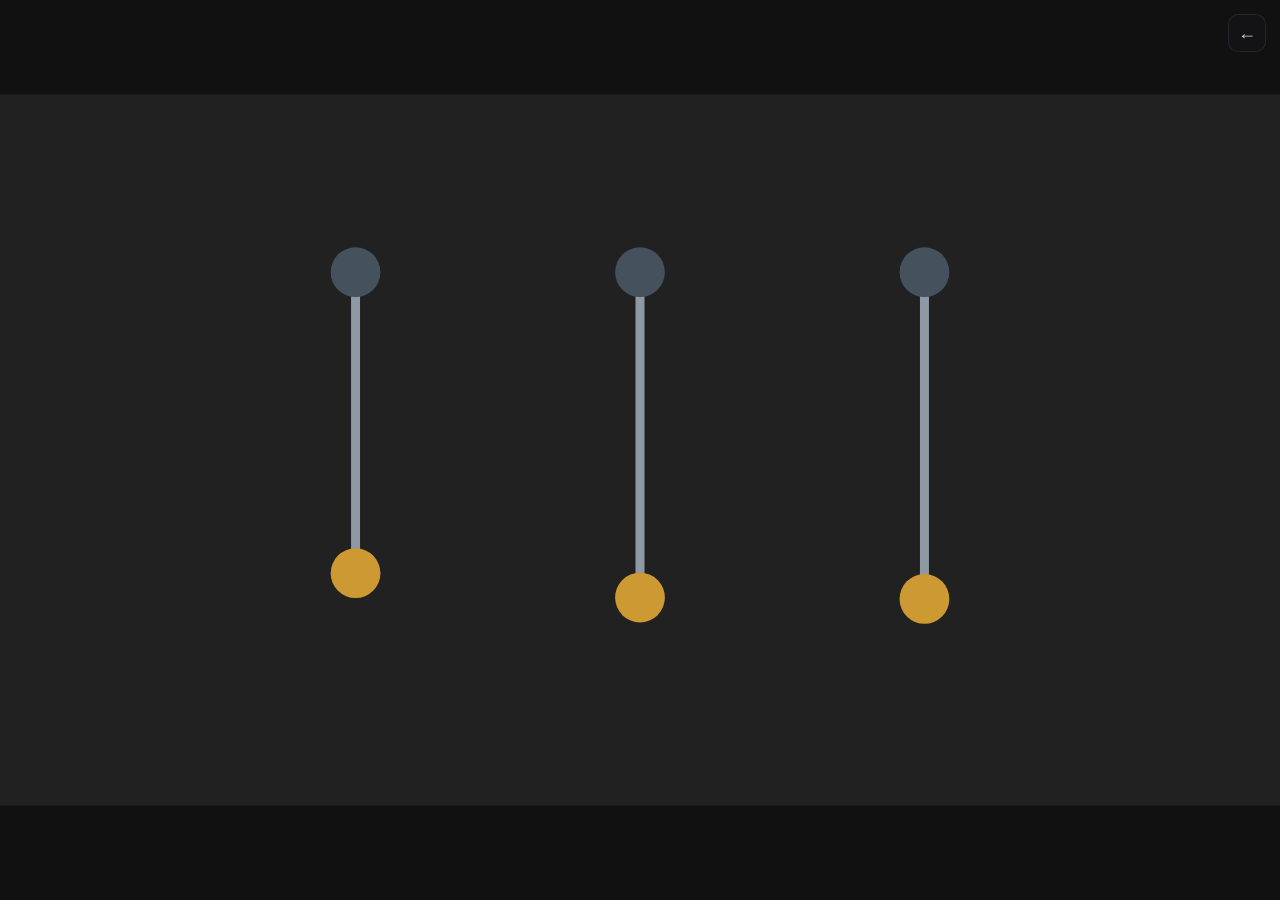
<file: tests/test6.html>
<!DOCTYPE html>
<html lang="en">
  <head>
    <meta charset="UTF-8">
    <meta name="viewport" content="width=device-width, initial-scale=1.0">
    <title>Physics Sim - Test 6</title>
    <link rel="icon" href="data:image/svg+xml,<svg xmlns='http://www.w3.org/2000/svg' viewBox='0 0 100 100'><text y='.9em' font-size='90'>🟡</text></svg>">
    <script defer src="https://analytics.frazier.software/script.js" data-website-id="74b75642-5577-4de2-9421-d0b54b2d03f6"></script>
    <style>
      * {
        margin: 0;
        padding: 0;
      }
      html, body {
        background: #111111;
      }
      #canvas {
        display: block;
        width: 100vw;
        height: 100vh;
      }
      .back {
        position: fixed;
        top: 14px;
        right: 14px;
        z-index: 9999;
        width: 36px;
        height: 36px;
        border-radius: 10px;
        display: grid;
        place-items: center;
        background: rgba(20,20,22,0.85);
        color: hsl(0, 0%, 80%);
        text-decoration: none;
        font-size: 18px;
        font-weight: 600;
        border: 1px solid rgba(255,255,255,0.08);
        backdrop-filter: blur(6px);
      }
      .back:hover {
        background: rgba(30,30,34,0.95);
      }
    </style>
  </head>

  <body>
    <canvas id="canvas"></canvas>
    <script type="module">

import { context } from '../src/components/context.js';
import { registry } from '../src/components/registry.js';
import { BruteForceDetector } from '../src/lib/detector.js';
import { Scheduler } from '../src/modules/scheduler.js';
import { EntityManager } from '../src/modules/manager.js';
import { Vector } from '../src/modules/vector.js';
import { RenderSystem } from '../src/systems/render.js';
import { PhysicsSystem } from '../src/systems/physics.js';

const ready = (fn) =>
  document.readyState !== 'loading'
    ? fn(window)
    : document.addEventListener('DOMContentLoaded', () => fn(window));

ready((global) => {
  const em = new EntityManager(registry);
  const defaults = {
    circle: { radius: 0.035 },
    body: { invMass: 1 / 0.035 },
    collider: {},
  };

  // Spring 1
  const anchor1 = em.spawn({
    ...defaults,
    position: { x: 0.5, y: 0.75 },
    render: { color: 'hsl(210,15%,32%)' },
    body: {},
  });
  const weight1 = em.spawn({
    ...defaults,
    position: { x: 0.5, y: 0.4 },
    render: { color: 'hsl(40,60%,50%)' },
    body: { invMass: 1 / 0.035, gravity: new Vector(0, -4) },
  });
  em.spawn({
    spring: {
      a: anchor1,
      b: weight1,
      length: 0.35,
      spring: 1.7,
    },
    render: { color: 'hsl(210,10%,60%)' }
  });

  // Spring 2
  const anchor2 = em.spawn({
    ...defaults,
    position: { x: 0.9, y: 0.75 },
    render: { color: 'hsl(210,15%,32%)' },
    body: {},
  });
  const weight2 = em.spawn({
    ...defaults,
    position: { x: 0.9, y: 0.5 },
    render: { color: 'hsl(40,60%,50%)' },
  });
  em.spawn({
    spring: {
      a: anchor2,
      b: weight2,
      length: 0.25,
      spring: 1.7,
      damping: 0.05,
    },
    render: { color: 'hsl(210,10%,60%)' }
  });

  // Spring 3
  const anchor3 = em.spawn({
    ...defaults,
    position: { x: 1.3, y: 0.75 },
    render: { color: 'hsl(210,15%,32%)' },
    body: {},
  });
  const weight3 = em.spawn({
    ...defaults,
    position: { x: 1.3, y: 0.5 },
    render: { color: 'hsl(40,60%,50%)' },
  });
  em.spawn({
    spring: {
      a: anchor3,
      b: weight3,
      length: 0.25,
      spring: 1.8,
      damping: 0.2,
    },
    render: { color: 'hsl(210,10%,60%)' }
  });

  const canvas = document.getElementById('canvas');
  const render = new RenderSystem({ em, canvas });
  const detector = new BruteForceDetector();
  const physics = new PhysicsSystem({ em, detector });

  const ctx = context({ world: { width: 1.8, height: 1 } });
  const scheduler = new Scheduler().start({
    onFixed: (_, dt) => physics.tick(ctx, dt),
    onRender: () => render.tick(ctx),
  });

  // expose to browser console for debugging
  global.registry = registry;
  global.em = em;
  global.render = render;
  global.physics = physics;
  global.scheduler = scheduler;
});

    </script>
    <a href="../index.html" class="back">←</a>
  </body>
</html>
</file>
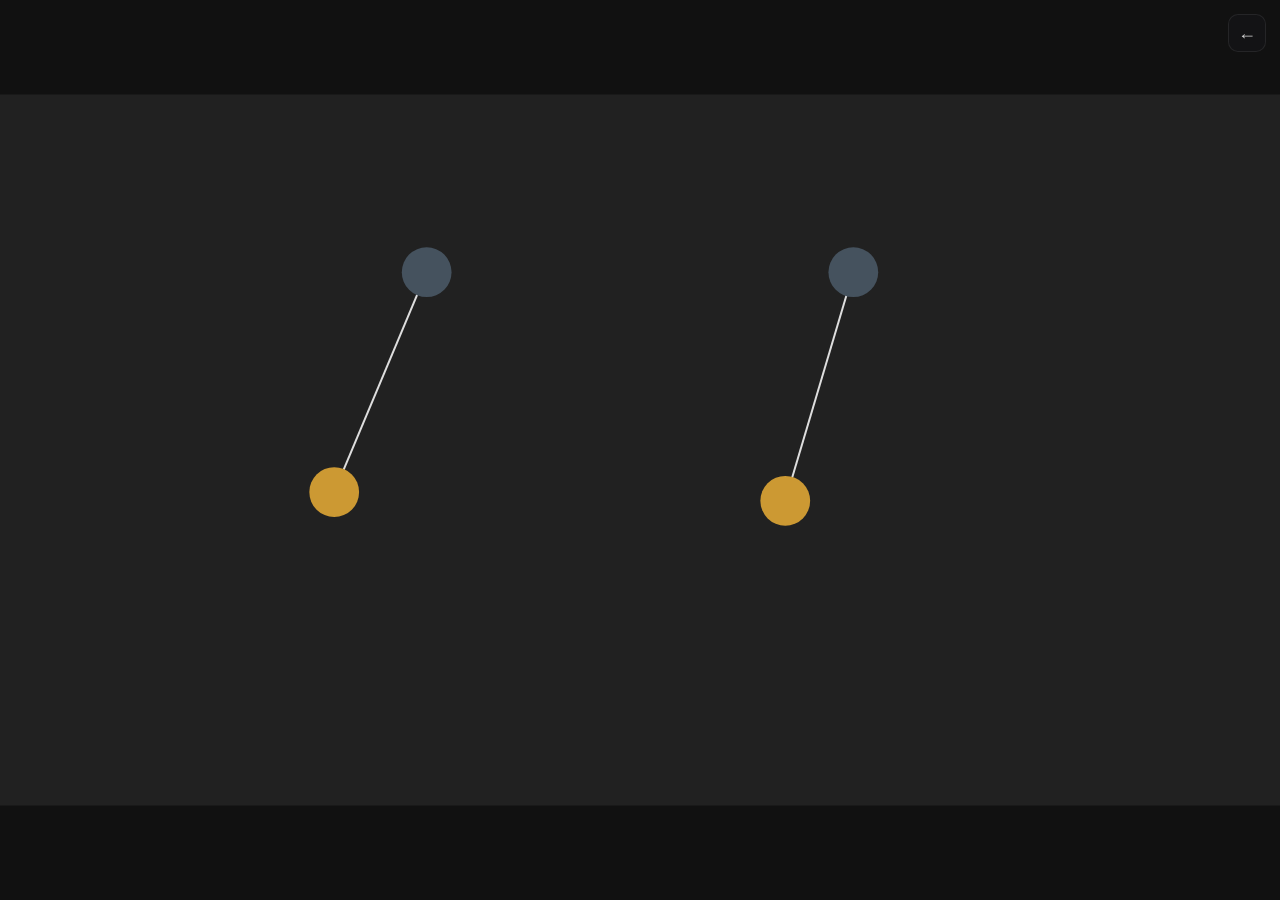
<file: tests/test7.html>
<!DOCTYPE html>
<html lang="en">
  <head>
    <meta charset="UTF-8">
    <meta name="viewport" content="width=device-width, initial-scale=1.0">
    <title>Physics Sim - Test 7</title>
    <link rel="icon" href="data:image/svg+xml,<svg xmlns='http://www.w3.org/2000/svg' viewBox='0 0 100 100'><text y='.9em' font-size='90'>🟡</text></svg>">
    <script defer src="https://analytics.frazier.software/script.js" data-website-id="3eb6bca5-07dc-4127-baca-edb98cd3aff9"></script>
    <style>
      * {
        margin: 0;
        padding: 0;
      }
      html, body {
        background: #111111;
      }
      #canvas {
        display: block;
        width: 100vw;
        height: 100vh;
      }
      .back {
        position: fixed;
        top: 14px;
        right: 14px;
        z-index: 9999;
        width: 36px;
        height: 36px;
        border-radius: 10px;
        display: grid;
        place-items: center;
        background: rgba(20,20,22,0.85);
        color: hsl(0, 0%, 80%);
        text-decoration: none;
        font-size: 18px;
        font-weight: 600;
        border: 1px solid rgba(255,255,255,0.08);
        backdrop-filter: blur(6px);
      }
      .back:hover {
        background: rgba(30,30,34,0.95);
      }
    </style>
  </head>

  <body>
    <canvas id="canvas"></canvas>
    <script type="module">

import { context } from '../src/components/context.js';
import { registry } from '../src/components/registry.js';
import { BruteForceDetector } from '../src/lib/detector.js';
import { Scheduler } from '../src/modules/scheduler.js';
import { EntityManager } from '../src/modules/manager.js';
import { RenderSystem } from '../src/systems/render.js';
import { PhysicsSystem } from '../src/systems/physics.js';

const ready = (fn) =>
  document.readyState !== 'loading'
    ? fn(window)
    : document.addEventListener('DOMContentLoaded', () => fn(window));

ready((global) => {
  const em = new EntityManager(registry);
  const defaults = { circle: { radius: 0.035 } };

  // Pendulum 1
  const anchor1 = em.spawn({
    ...defaults,
    position: { x: 0.6, y: 0.75 },
    render: { color: 'hsl(210,15%,32%)' },
    body: {},
  });
  const weight1 = em.spawn({
    ...defaults,
    position: { x: 0.75, y: 0.45 },
    render: { color: 'hsl(40,60%,50%)' },
    body: { invMass: 1 / 0.035, linearDrag: 0.01, },
  });
  em.spawn({
    constraint: {
      a: anchor1,
      b: weight1,
      dist: Math.sqrt(0.15 * 0.15 + 0.3 * 0.3),
    },
    render: { color: '#DEDEDE' }
  });

  // Pendulum 2
  const anchor2 = em.spawn({
    ...defaults,
    position: { x: 1.2, y: 0.75 },
    render: { color: 'hsl(210,15%,32%)' },
    body: {},
  });
  const weight2 = em.spawn({
    ...defaults,
    position: { x: 1.35, y: 0.45 },
    render: { color: 'hsl(40,60%,50%)' },
    body: { invMass: 1 / 0.035, quadDrag: 0.08, },
  });
  em.spawn({
    constraint: {
      a: anchor2,
      b: weight2,
      dist: Math.sqrt(0.15 * 0.15 + 0.3 * 0.3),
    },
    render: { color: '#DEDEDE' }
  });

  const canvas = document.getElementById('canvas');
  const render = new RenderSystem({ em, canvas });
  const detector = new BruteForceDetector();
  const physics = new PhysicsSystem({ em, detector });

  const ctx = context({ world: { width: 1.8, height: 1 } });
  const scheduler = new Scheduler().start({
    onFixed: (_, dt) => physics.tick(ctx, dt),
    onRender: () => render.tick(ctx),
  });

  // expose to browser console for debugging
  global.registry = registry;
  global.em = em;
  global.render = render;
  global.physics = physics;
  global.scheduler = scheduler;
});

    </script>
    <a href="../index.html" class="back">←</a>
  </body>
</html>
</file>
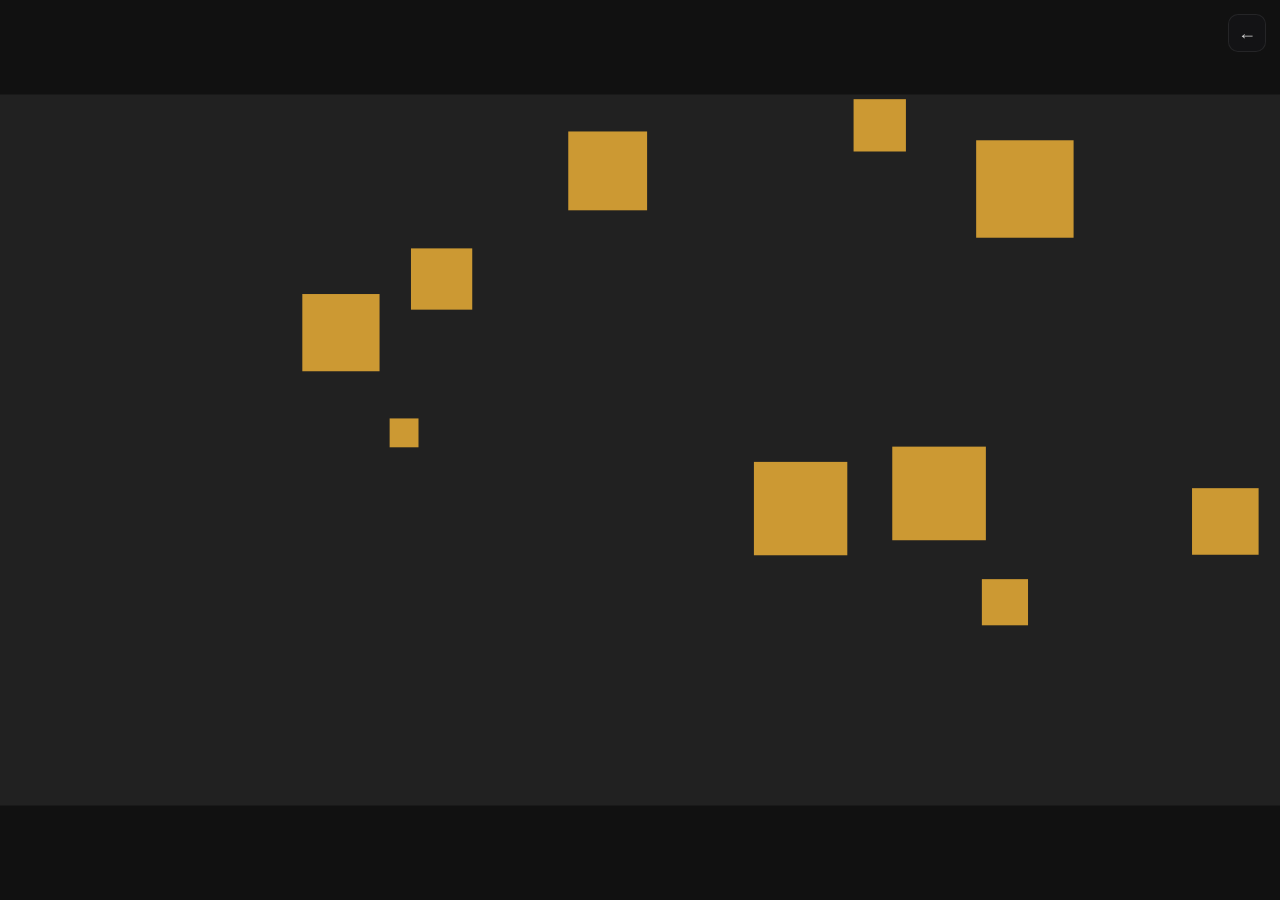
<file: tests/test8.html>
<!DOCTYPE html>
<html lang="en">
  <head>
    <meta charset="UTF-8">
    <meta name="viewport" content="width=device-width, initial-scale=1.0">
    <title>Physics Sim - Test 8</title>
    <link rel="icon" href="data:image/svg+xml,<svg xmlns='http://www.w3.org/2000/svg' viewBox='0 0 100 100'><text y='.9em' font-size='90'>🟡</text></svg>">
    <script defer src="https://analytics.frazier.software/script.js" data-website-id="3eb6bca5-07dc-4127-baca-edb98cd3aff9"></script>
    <style>
      * {
        margin: 0;
        padding: 0;
      }
      html, body {
        background: #111111;
      }
      #canvas {
        display: block;
        width: 100vw;
        height: 100vh;
      }
      .back {
        position: fixed;
        top: 14px;
        right: 14px;
        z-index: 9999;
        width: 36px;
        height: 36px;
        border-radius: 10px;
        display: grid;
        place-items: center;
        background: rgba(20,20,22,0.85);
        color: hsl(0, 0%, 80%);
        text-decoration: none;
        font-size: 18px;
        font-weight: 600;
        border: 1px solid rgba(255,255,255,0.08);
        backdrop-filter: blur(6px);
      }
      .back:hover {
        background: rgba(30,30,34,0.95);
      }
    </style>
  </head>

  <body>
    <canvas id="canvas"></canvas>
    <script type="module">

import { context } from '../src/components/context.js';
import { registry } from '../src/components/registry.js';
import { BruteForceDetector } from '../src/lib/detector.js';
import { Scheduler } from '../src/modules/scheduler.js';
import { Vector } from '../src/modules/vector.js'
import { EntityManager } from '../src/modules/manager.js';
import { RenderSystem } from '../src/systems/render.js';
import { PhysicsSystem } from '../src/systems/physics.js';

const ready = (fn) =>
  document.readyState !== 'loading'
    ? fn(window)
    : document.addEventListener('DOMContentLoaded', () => fn(window));

ready((global) => {
  const em = new EntityManager(registry);
  const defaults = {
    collider: { type: 'aabb' },
    render: { color: 'hsl(40,60%,50%)' },
  };

  for (let i = 0; i < 10; i++) {
    const x = 0.08 + Math.random() * 1.64;
    const y = 0.08 + Math.random() * 0.84;
    const vx = 0.4 * Math.random();
    const vy = 0.4 * Math.random();
    const vel = new Vector(vx, vy);
    const s = 0.02 + Math.random() * 0.05;
    const invMass = 1 / s;

    em.spawn({
      ...defaults,
      position: { x, y },
      body: { vel, invMass },
      aabb: { halfWidth: s, halfHeight: s },
    });
  }

  const canvas = document.getElementById('canvas');
  const render = new RenderSystem({ em, canvas });
  const detector = new BruteForceDetector();
  const physics = new PhysicsSystem({
    em,
    detector,
    gravity: Vector.ZERO,
    restitutionThreshold: 0,
  });

  const ctx = context({ world: { width: 1.8, height: 1 } });
  const scheduler = new Scheduler().start({
    onFixed: (_, dt) => physics.tick(ctx, dt),
    onRender: () => render.tick(ctx),
  });

  // expose to browser console for debugging
  global.registry = registry;
  global.em = em;
  global.render = render;
  global.physics = physics;
  global.scheduler = scheduler;
});

    </script>
    <a href="../index.html" class="back">←</a>
  </body>
</html>
</file>
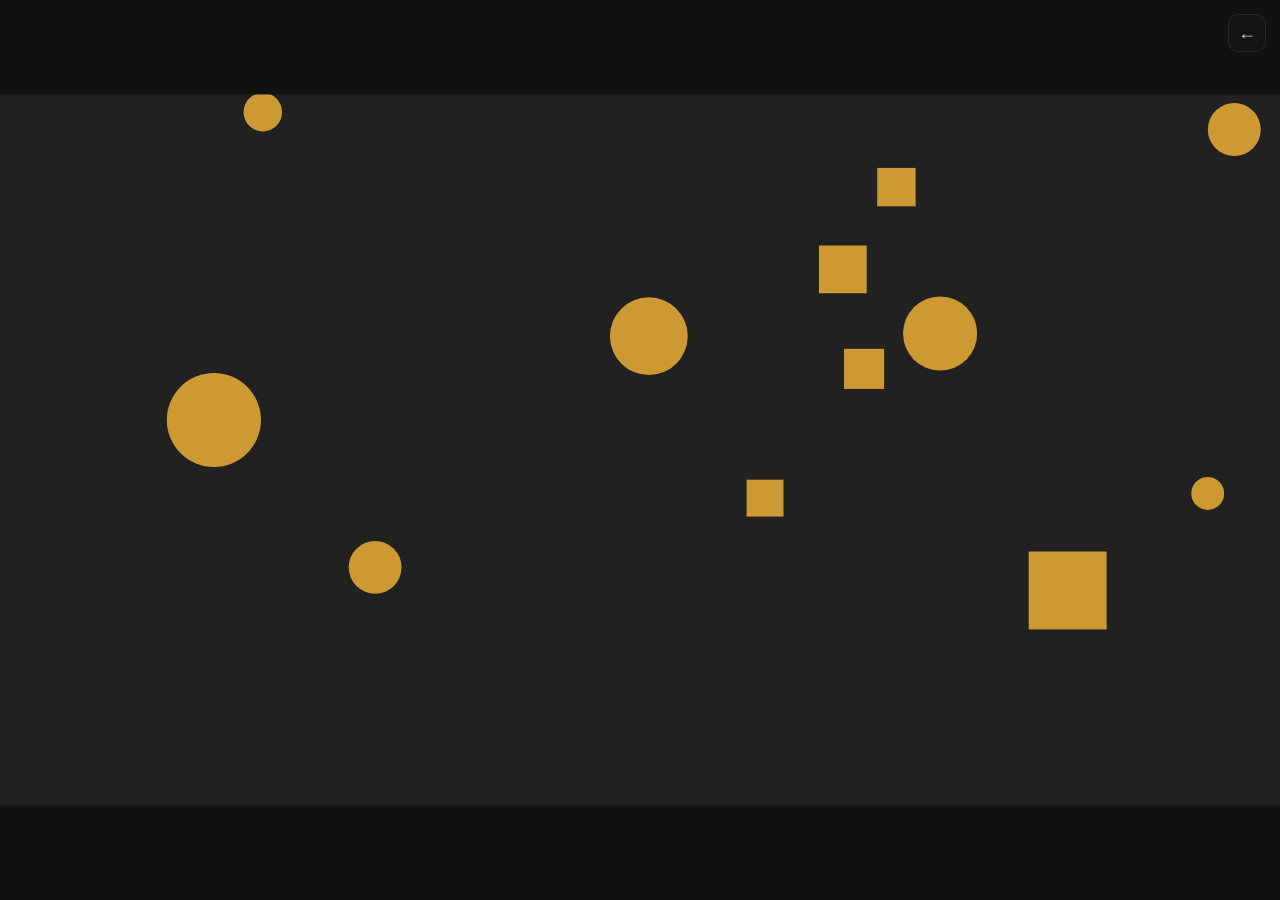
<file: tests/test9.html>
<!DOCTYPE html>
<html lang="en">
  <head>
    <meta charset="UTF-8">
    <meta name="viewport" content="width=device-width, initial-scale=1.0">
    <title>Physics Sim - Test 9</title>
    <link rel="icon" href="data:image/svg+xml,<svg xmlns='http://www.w3.org/2000/svg' viewBox='0 0 100 100'><text y='.9em' font-size='90'>🟡</text></svg>">
    <script defer src="https://analytics.frazier.software/script.js" data-website-id="3eb6bca5-07dc-4127-baca-edb98cd3aff9"></script>
    <style>
      * {
        margin: 0;
        padding: 0;
      }
      html, body {
        background: #111111;
      }
      #canvas {
        display: block;
        width: 100vw;
        height: 100vh;
      }
      .back {
        position: fixed;
        top: 14px;
        right: 14px;
        z-index: 9999;
        width: 36px;
        height: 36px;
        border-radius: 10px;
        display: grid;
        place-items: center;
        background: rgba(20,20,22,0.85);
        color: hsl(0, 0%, 80%);
        text-decoration: none;
        font-size: 18px;
        font-weight: 600;
        border: 1px solid rgba(255,255,255,0.08);
        backdrop-filter: blur(6px);
      }
      .back:hover {
        background: rgba(30,30,34,0.95);
      }
    </style>
  </head>

  <body>
    <canvas id="canvas"></canvas>
    <script type="module">

import { context } from '../src/components/context.js';
import { registry } from '../src/components/registry.js';
import { BruteForceDetector } from '../src/lib/detector.js';
import { Scheduler } from '../src/modules/scheduler.js';
import { Vector } from '../src/modules/vector.js'
import { EntityManager } from '../src/modules/manager.js';
import { RenderSystem } from '../src/systems/render.js';
import { PhysicsSystem } from '../src/systems/physics.js';

const ready = (fn) =>
  document.readyState !== 'loading'
    ? fn(window)
    : document.addEventListener('DOMContentLoaded', () => fn(window));

ready((global) => {
  const em = new EntityManager(registry);
  for (let i = 0; i < 12; i++) {
    const x = 0.08 + Math.random() * 1.64;
    const y = 0.08 + Math.random() * 0.84;
    const vx = 0.5 * Math.random();
    const vy = 0.5 * Math.random();
    const vel = new Vector(vx, vy);
    const s = 0.02 + Math.random() * 0.05;
    const invMass = 1 / s;

    const shape = Math.random() <= 0.5 ?
      { circle: { radius: s }, collider: {} } :
      { aabb: { halfWidth: s, halfHeight: s }, collider: { type: 'aabb' } };

    em.spawn({
      position: { x, y },
      render: { color: 'hsl(40,60%,50%)' },
      body: { vel, invMass },
      ...shape,
    });
  }

  const canvas = document.getElementById('canvas');
  const render = new RenderSystem({ em, canvas });
  const detector = new BruteForceDetector();
  const physics = new PhysicsSystem({
    em,
    detector,
    gravity: Vector.ZERO,
    restitutionThreshold: 0,
  });

  const ctx = context({ world: { width: 1.8, height: 1 } });
  const scheduler = new Scheduler().start({
    onFixed: (_, dt) => physics.tick(ctx, dt),
    onRender: () => render.tick(ctx),
  });

  // expose to browser console for debugging
  global.registry = registry;
  global.em = em;
  global.render = render;
  global.physics = physics;
  global.scheduler = scheduler;
});

    </script>
    <a href="../index.html" class="back">←</a>
  </body>
</html>
</file>
<file: css/style.css>
:root {
  --bg: #0f0f10;
  --panel: #141416;
  --panel2: #1b1b1f;
  --text: #e9e9ea;
  --muted: #a7a7ab;
  --line: rgba(255, 255, 255, 0.08);
  --accent: hsl(40 60% 50%);
  --accent2: hsl(200 70% 55%);
}

* {
  box-sizing: border-box;
}

html {
  min-height: 100%;
  background:
    radial-gradient(
      1200px 600px at 20% 0%,
      rgba(255, 255, 255, 0.06),
      transparent 55%
    ),
    radial-gradient(
      900px 500px at 90% 10%,
      rgba(255, 200, 120, 0.06),
      transparent 55%
    ),
    var(--bg);
}

body {
  min-height: 100%;
  margin: 0;
  font:
    14px/1.45 ui-sans-serif,
    system-ui,
    -apple-system,
    Segoe UI,
    Roboto,
    Helvetica,
    Arial;
  background: transparent;
  color: var(--text);
}

.wrap {
  max-width: 780px;
  margin: 0 auto;
  padding: 28px 18px 40px;
}

header {
  display: flex;
  align-items: baseline;
  justify-content: space-between;
  gap: 12px;
  margin-bottom: 16px;
}

h1 {
  margin: 0;
  font-size: 18px;
  letter-spacing: 0.2px;
  font-weight: 650;
}

.sub {
  margin: 6px 0 0;
  color: var(--muted);
  font-size: 13px;
}

.badge {
  display: inline-flex;
  align-items: center;
  gap: 8px;
  padding: 9px 12px;
  border: 1px solid var(--line);
  border-radius: 999px;
  background: rgba(255, 255, 255, 0.03);
  color: var(--muted);
  white-space: nowrap;
  user-select: none;
  text-decoration: none;
  color: var(--muted);
}
.badge i {
  color: var(--text);
}
.badge:hover {
  background: rgba(255, 255, 255, 0.06);
  border-color: rgba(255, 255, 255, 0.12);
}

footer {
  margin-top: 18px;
  color: var(--muted);
  font-size: 12px;
  display: flex;
  gap: 10px;
  flex-wrap: wrap;
  align-items: center;
}

footer code {
  padding: 2px 6px;
  border: 1px solid var(--line);
  border-radius: 8px;
  background: rgba(255, 255, 255, 0.02);
  color: #d8d8da;
}

.dot {
  opacity: 0.5;
}

.list {
  border: 1px solid var(--line);
  border-radius: 14px;
  overflow: hidden;
  background: linear-gradient(
    180deg,
    rgba(255, 255, 255, 0.02),
    rgba(255, 255, 255, 0.01)
  );
}

a.item {
  display: flex;
  align-items: center;
  justify-content: space-between;
  gap: 12px;
  padding: 12px 14px;
  text-decoration: none;
  color: inherit;
  border-top: 1px solid var(--line);
  background: transparent;
}
a.item:first-child {
  border-top: 0;
}
a.item:hover {
  background: rgba(255, 255, 255, 0.04);
}

.left {
  display: flex;
  align-items: center;
  gap: 12px;
  min-width: 0;
}

.right {
  display: flex;
  align-items: center;
  gap: 10px;
  color: var(--muted);
  flex: 0 0 auto;
}
.right i {
  opacity: 0.9;
}

.icon {
  width: 34px;
  height: 34px;
  border-radius: 10px;
  display: grid;
  place-items: center;
  background: linear-gradient(
    180deg,
    rgba(255, 255, 255, 0.05),
    rgba(255, 255, 255, 0.02)
  );
  border: 1px solid var(--line);
  flex: 0 0 auto;
}
.icon i {
  color: var(--accent);
}

.meta {
  min-width: 0;
}

.name {
  display: flex;
  align-items: center;
  gap: 8px;
  font-weight: 600;
  letter-spacing: 0.1px;
}

.desc {
  margin-top: 2px;
  color: var(--muted);
  font-size: 12.5px;
  white-space: nowrap;
  overflow: hidden;
  text-overflow: ellipsis;
  max-width: 520px;
}

.pill {
  padding: 5px 9px;
  border-radius: 999px;
  border: 1px solid var(--line);
  background: rgba(255, 255, 255, 0.02);
  font-size: 12px;
}
</file>
